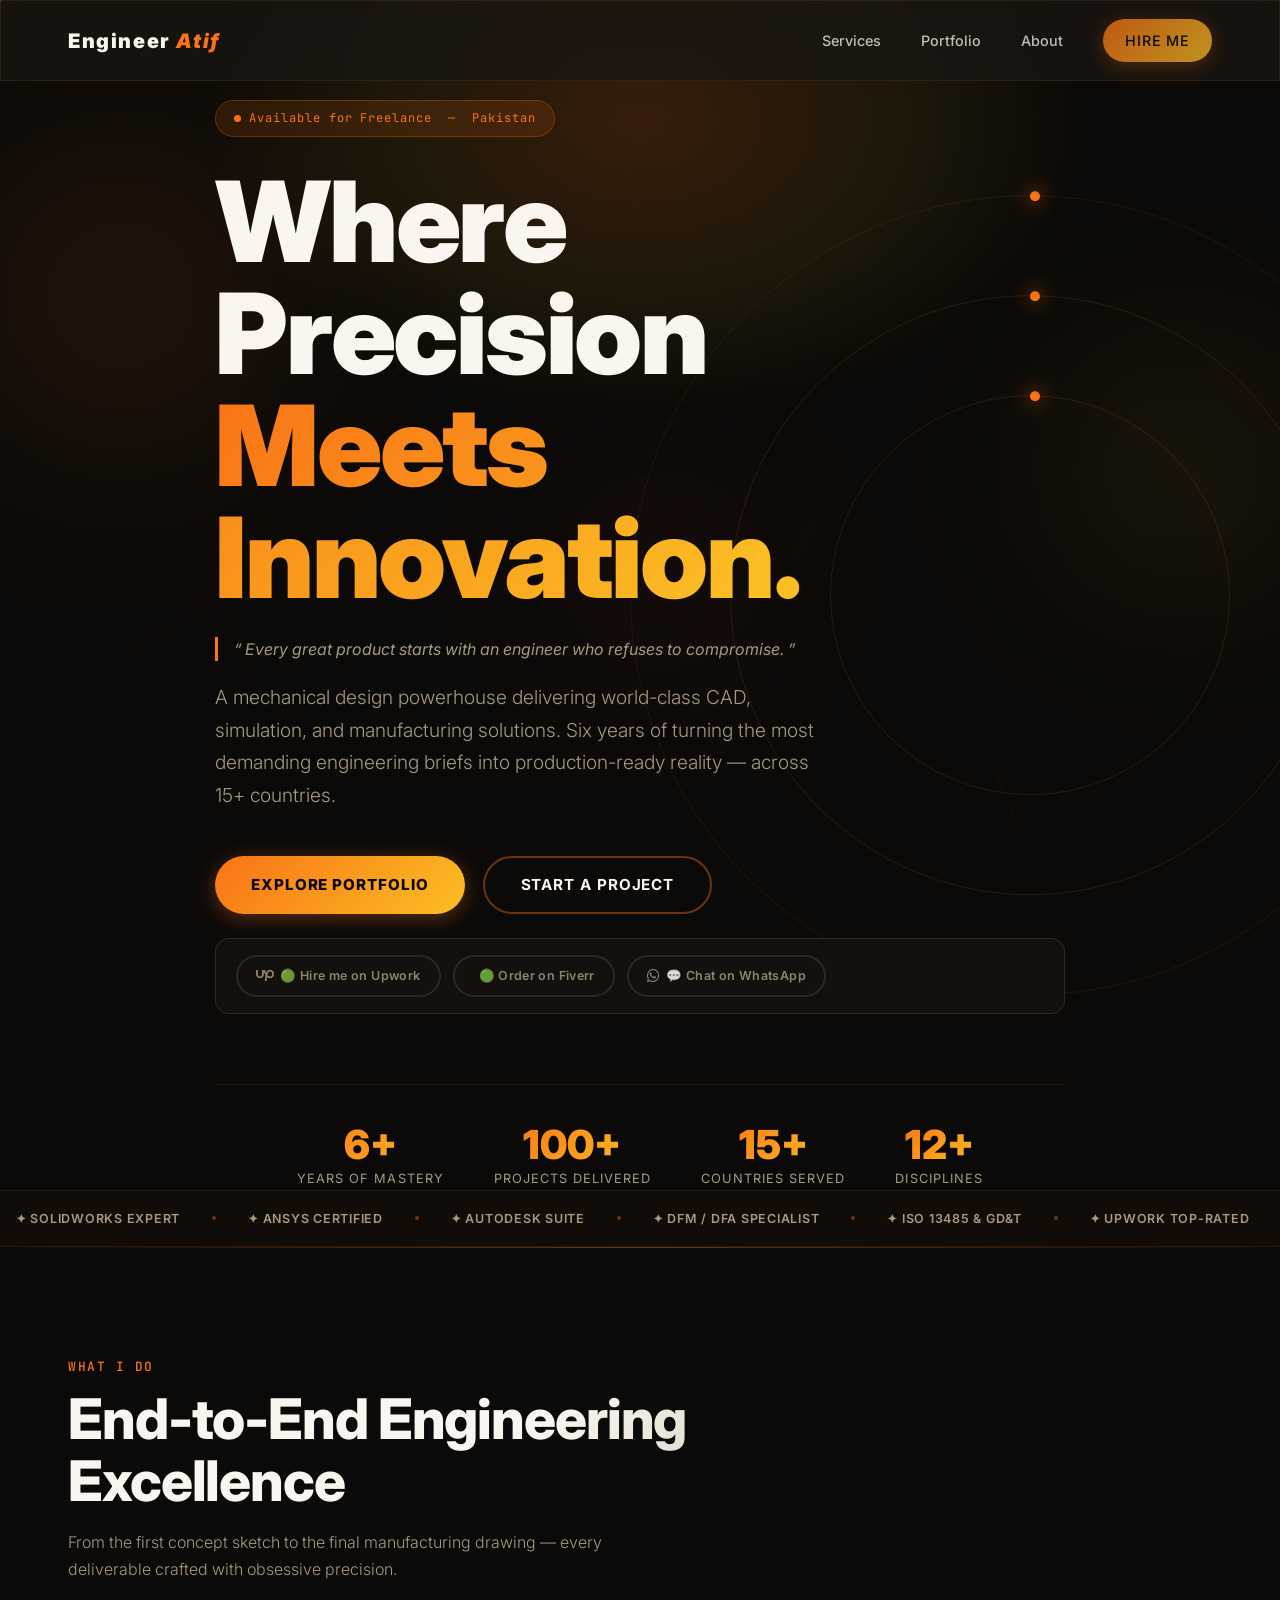
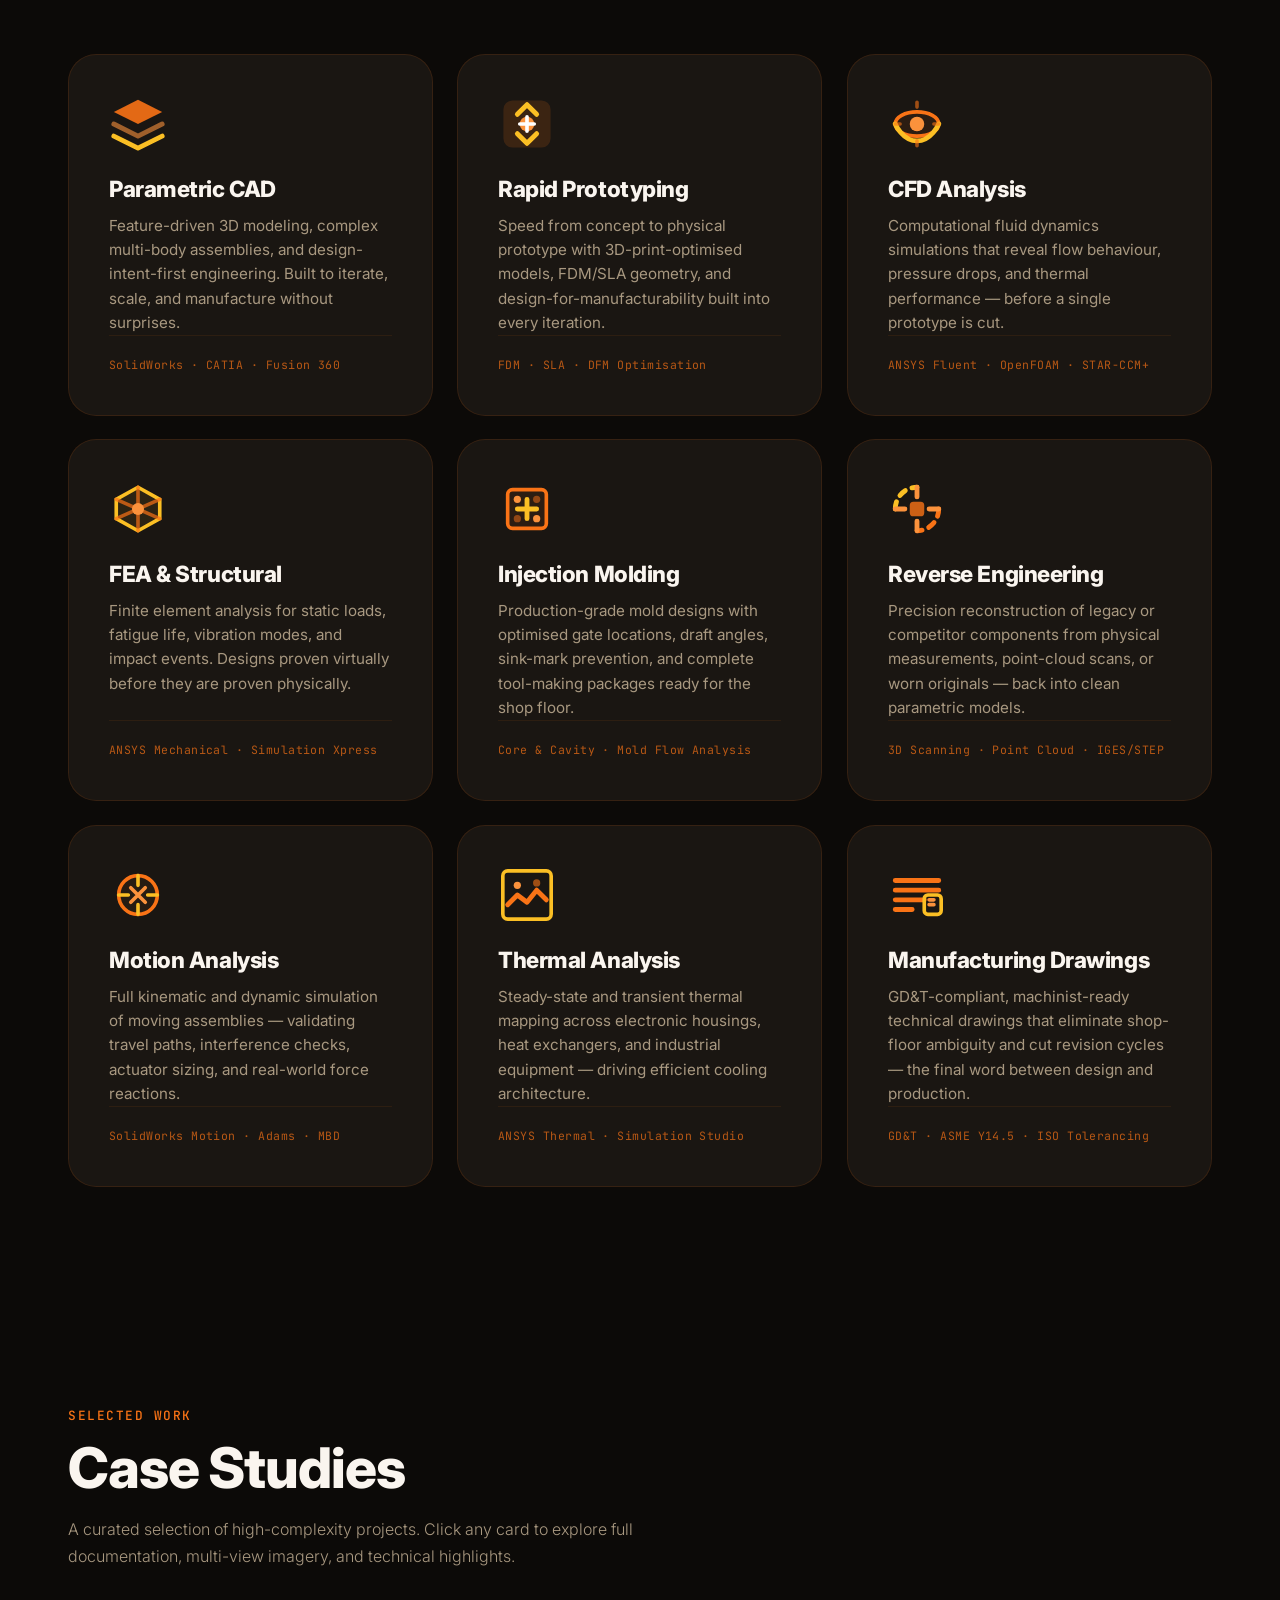
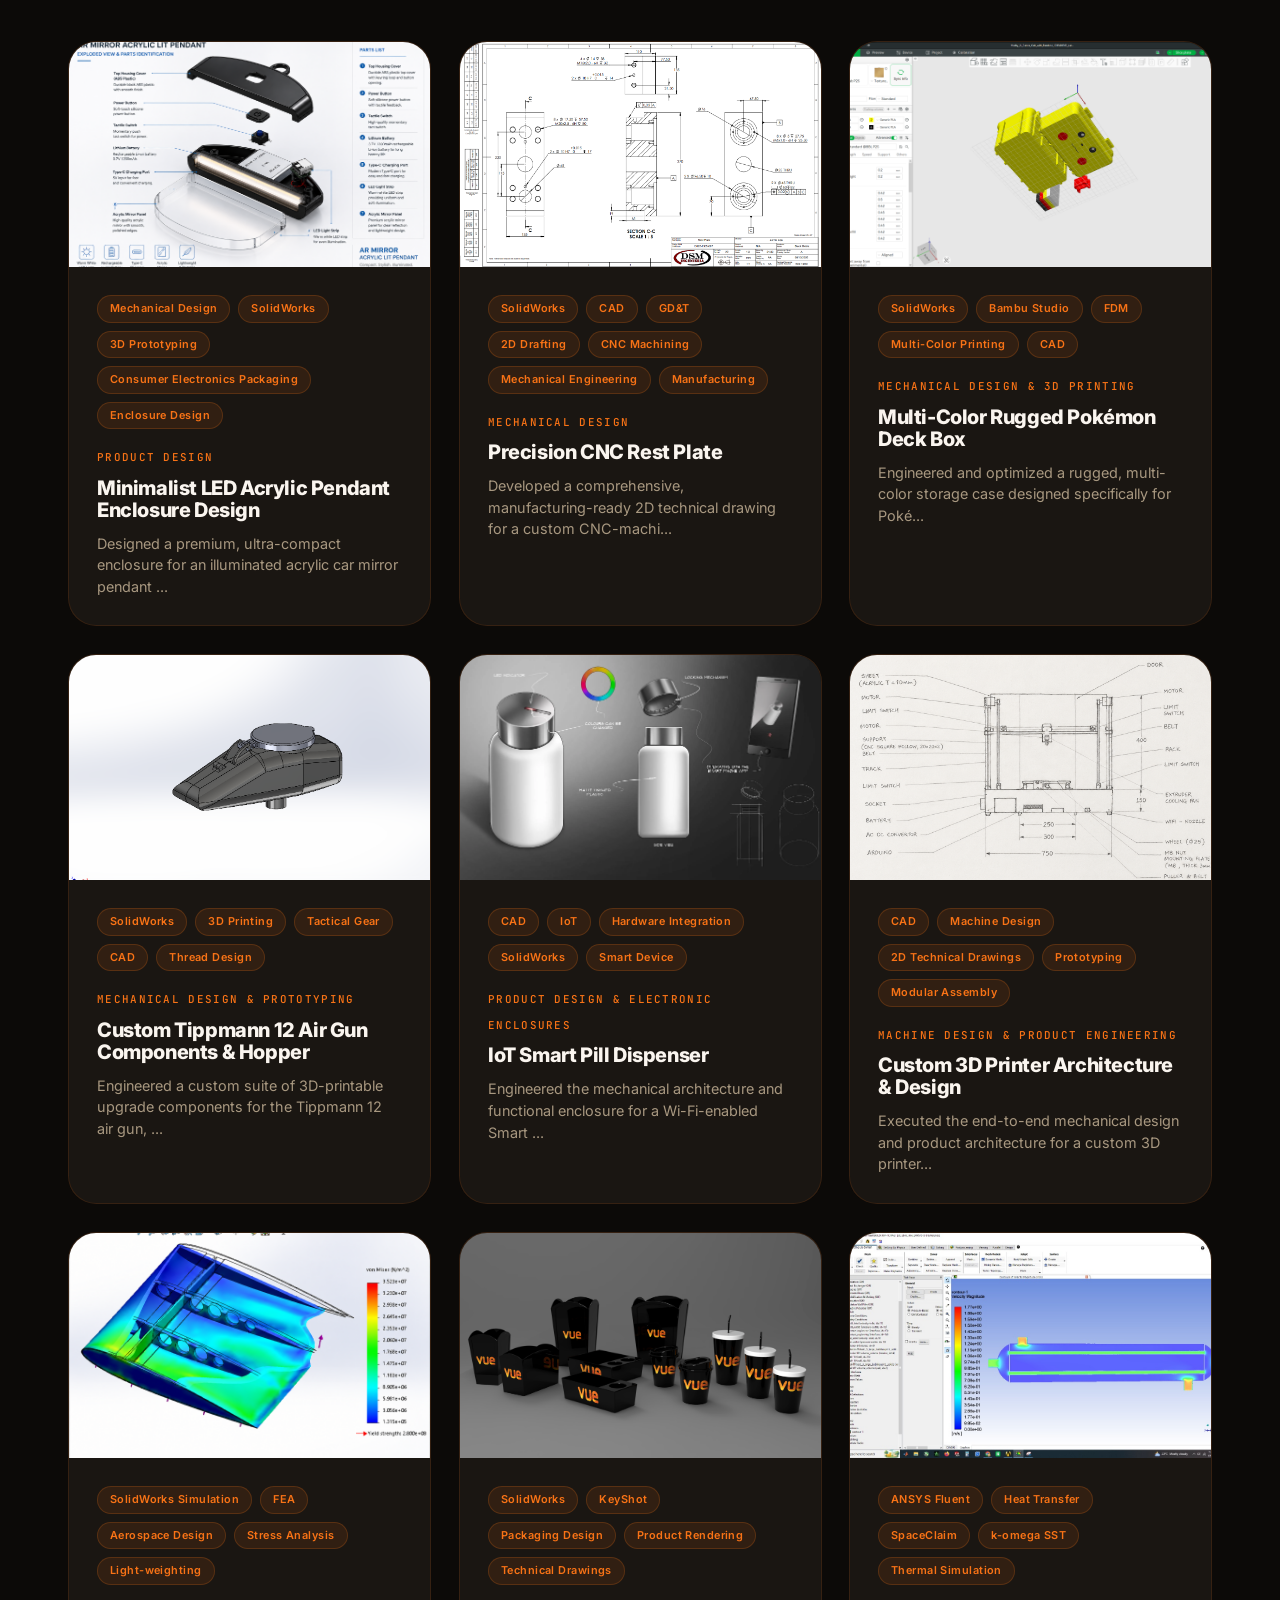
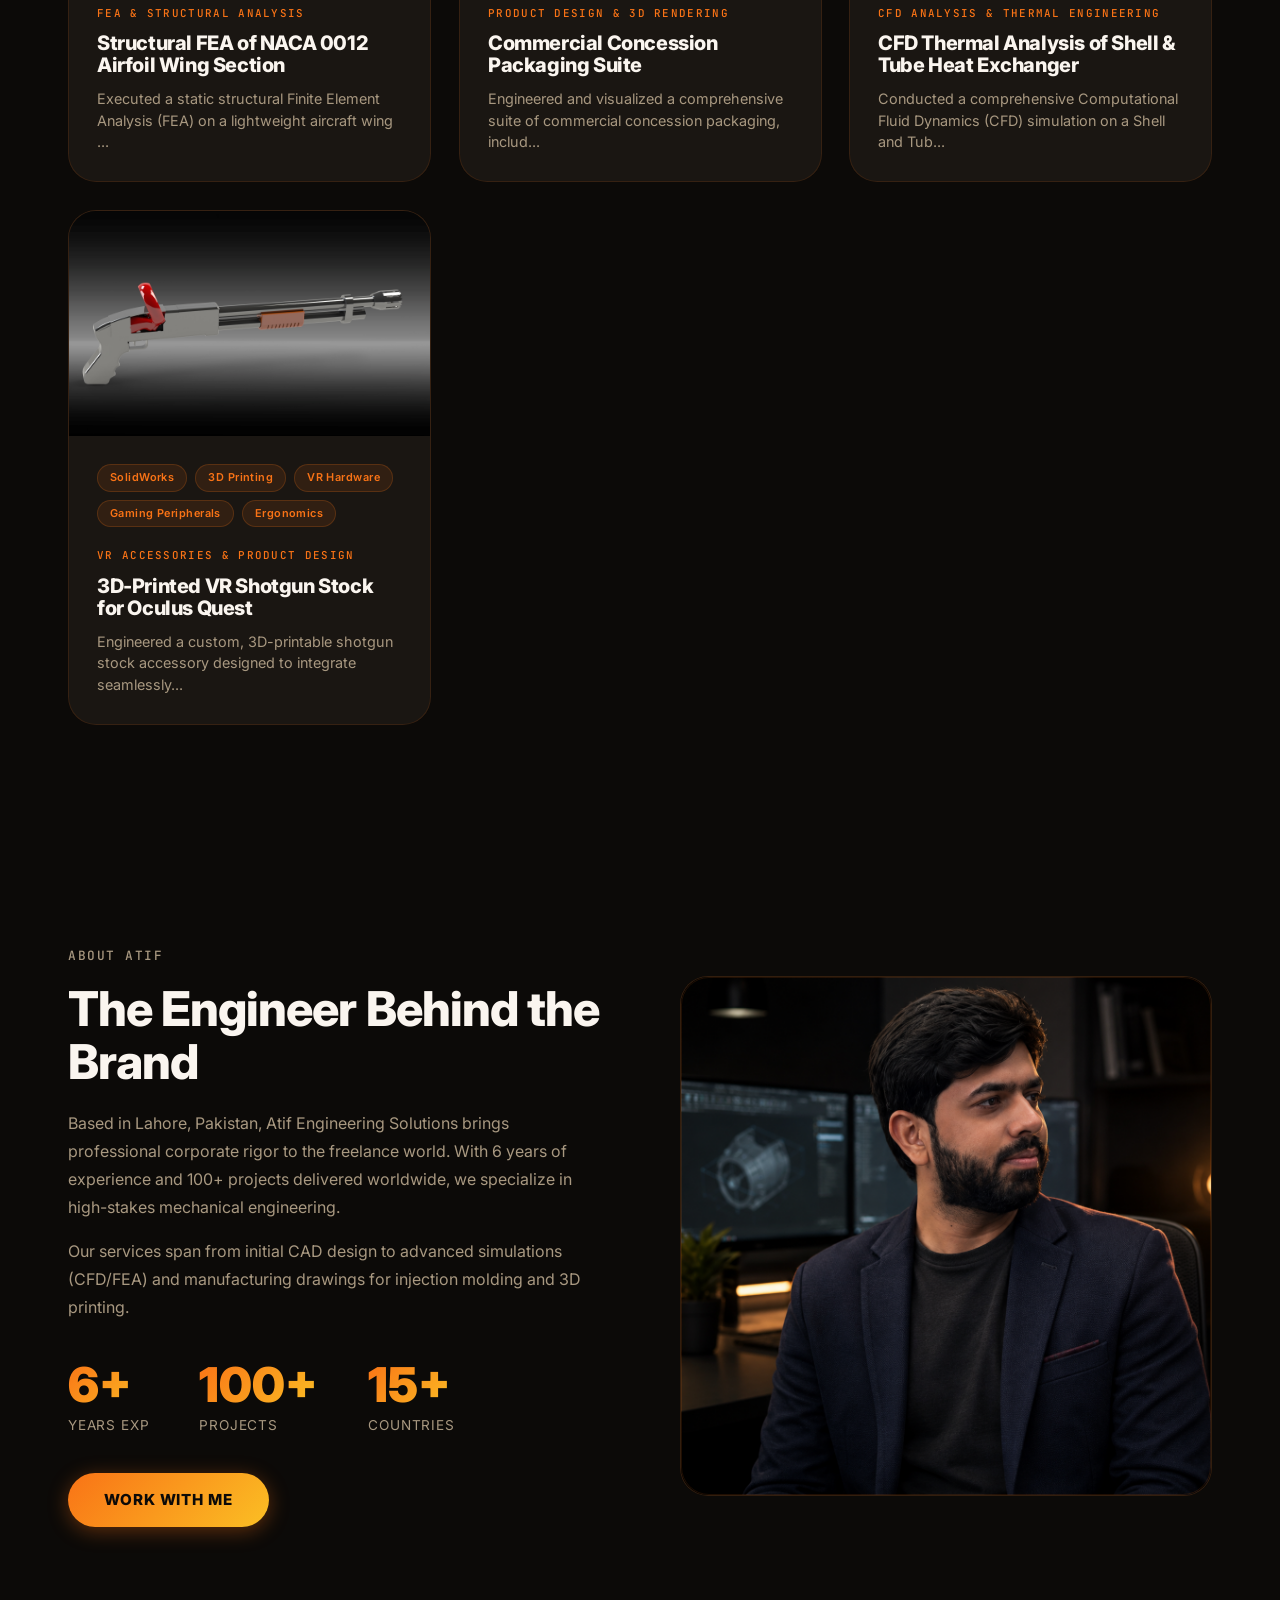
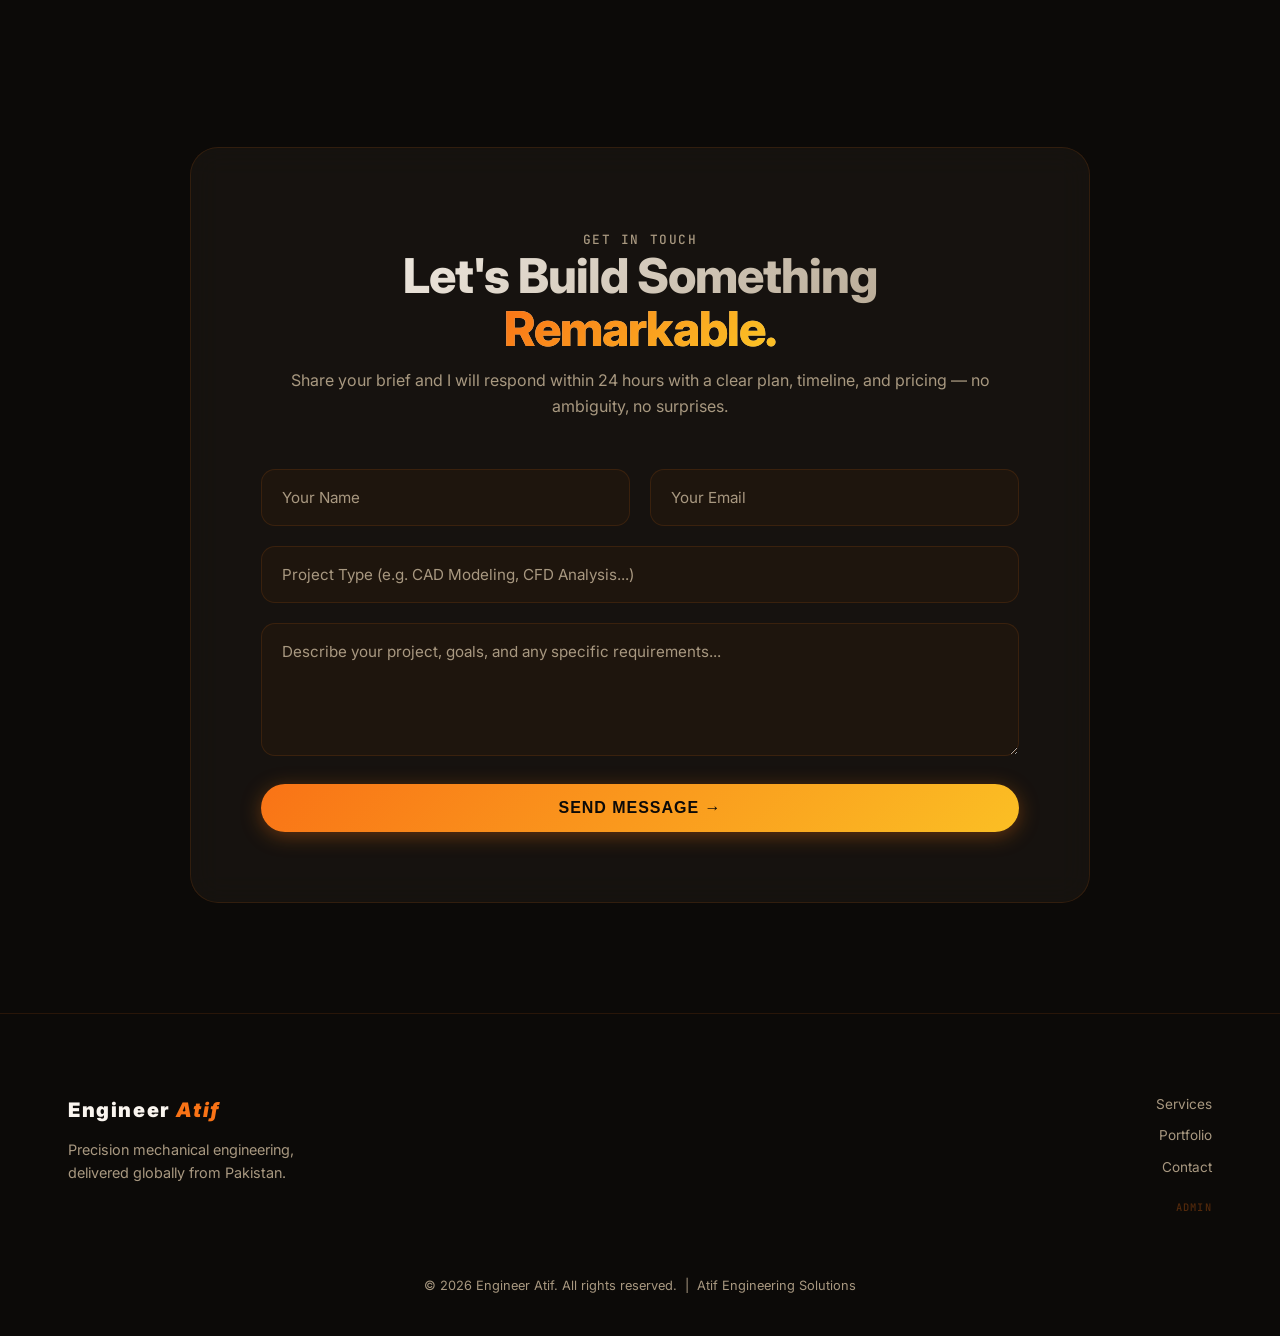
<file: index.html>
<!DOCTYPE html>
<html lang="en">
<head>
    <meta charset="UTF-8">
    <meta name="viewport" content="width=device-width, initial-scale=1.0">
    <title>Engineer Atif | Precision Mechanical Design &amp; Engineering</title>
    <meta name="description" content="Engineer Atif Abbas — Pakistan's leading freelance mechanical design expert. Specialized in CAD, FEA, CFD, Rapid Prototyping, Reverse Engineering and Manufacturing.">
    <link rel="stylesheet" href="https://cdnjs.cloudflare.com/ajax/libs/font-awesome/6.5.1/css/all.min.css" integrity="sha512-DTOQO9RWCH3ppGqcWaEA1BIZOC6xxalwEsw9c2QQeAIftl+Vegovlnee1c9QX4TctnWMn13TZye+giMm8e2LwA==" crossorigin="anonymous" referrerpolicy="no-referrer" />
    <link rel="stylesheet" href="style.css">
</head>
<body>

    <!-- Dynamic Background -->
    <canvas id="particle-canvas"></canvas>
    <div class="hero-glow"></div>
    <!-- Extra floating orbs for more dynamism -->
    <div class="orb orb-1"></div>
    <div class="orb orb-2"></div>
    <div class="orb orb-3"></div>

    <!-- Navigation -->
    <nav class="glass">
        <div class="container nav-content">
            <div class="logo">
                Engineer<span class="dot"> </span><span class="logo-name">Atif</span>
            </div>
            <ul class="nav-links">
                <li><a href="#services">Services</a></li>
                <li><a href="#projects">Portfolio</a></li>
                <li><a href="#about">About</a></li>
                <li><a href="#contact" class="btn btn-primary btn-sm">Hire Me</a></li>
            </ul>
        </div>
    </nav>

    <!-- Hero -->
    <header class="hero">
        <div class="container">
            <div class="hero-inner">
                <div class="hero-badge">
                    <span class="hero-badge-dot"></span>
                    Available for Freelance &nbsp;&mdash;&nbsp; Pakistan
                </div>
                <h1>Where Precision<br><span class="text-gradient">Meets Innovation.</span></h1>
                <p class="hero-tagline">&ldquo; Every great product starts with an engineer who refuses to compromise. &rdquo;</p>
                <p class="hero-sub">
                    A mechanical design powerhouse delivering world-class CAD, simulation, and manufacturing solutions. Six years of turning the most demanding engineering briefs into production-ready reality — across 15+ countries.
                </p>
                <div class="hero-cta">
                    <a href="#projects" class="btn btn-primary">Explore Portfolio</a>
                    <a href="#contact" class="btn btn-outline">Start a Project</a>
                </div>
                <!-- Freelance Action Panel -->
                <div class="freelance-panel glass" style="margin-top: 24px; padding: 16px 20px; border-radius: 14px; border: 1px solid rgba(255,255,255,0.1); display: flex; gap: 12px; flex-wrap: wrap; animation: fadeInUp 0.8s 0.4s ease both;">
                    <a href="https://www.upwork.com/freelancers/~01c4db403abc9a7680?mp_source=share" target="_blank" class="btn btn-sm btn-outline freelance-btn freelance-btn--upwork">
                        <i class="fab fa-upwork"></i> 🟢 Hire me on Upwork
                    </a>
                    <a href="https://www.fiverr.com/s/qDWVEWV" target="_blank" class="btn btn-sm btn-outline freelance-btn freelance-btn--fiverr">
                        <i class="fab fa-fiverr"></i> 🟢 Order on Fiverr
                    </a>
                    <a href="https://wa.me/923314820369?text=Hi%20Atif,%20I%20viewed%20your%20portfolio%20and%20want%20to%20discuss%20a%20mechanical%20design%20project." target="_blank" class="btn btn-sm btn-outline freelance-btn freelance-btn--whatsapp">
                        <i class="fab fa-whatsapp"></i> 💬 Chat on WhatsApp
                    </a>
                </div>
                <div class="hero-stats">
                    <div>
                        <div class="hero-stat-num">6+</div>
                        <div class="hero-stat-label">Years of Mastery</div>
                    </div>
                    <div>
                        <div class="hero-stat-num">100+</div>
                        <div class="hero-stat-label">Projects Delivered</div>
                    </div>
                    <div>
                        <div class="hero-stat-num">15+</div>
                        <div class="hero-stat-label">Countries Served</div>
                    </div>
                    <div>
                        <div class="hero-stat-num">12+</div>
                        <div class="hero-stat-label">Disciplines</div>
                    </div>
                </div>
            </div>
        </div>
        <div class="hero-visual">
            <div class="hero-ring"></div>
            <div class="hero-ring"></div>
            <div class="hero-ring"></div>
        </div>
    </header>

    <!-- Trust Bar — Infinite Scrolling Marquee -->
    <div class="trust-bar">
        <div class="trust-bar-track">
            <div class="trust-bar-inner">
                <span class="trust-item">✦ SolidWorks Expert</span>
                <span class="trust-divider"></span>
                <span class="trust-item">✦ ANSYS Certified</span>
                <span class="trust-divider"></span>
                <span class="trust-item">✦ Autodesk Suite</span>
                <span class="trust-divider"></span>
                <span class="trust-item">✦ DFM / DFA Specialist</span>
                <span class="trust-divider"></span>
                <span class="trust-item">✦ ISO 13485 &amp; GD&amp;T</span>
                <span class="trust-divider"></span>
                <span class="trust-item">✦ Upwork Top-Rated</span>
                <span class="trust-divider"></span>
            </div>
            <div class="trust-bar-inner" aria-hidden="true">
                <span class="trust-item">✦ SolidWorks Expert</span>
                <span class="trust-divider"></span>
                <span class="trust-item">✦ ANSYS Certified</span>
                <span class="trust-divider"></span>
                <span class="trust-item">✦ Autodesk Suite</span>
                <span class="trust-divider"></span>
                <span class="trust-item">✦ DFM / DFA Specialist</span>
                <span class="trust-divider"></span>
                <span class="trust-item">✦ ISO 13485 &amp; GD&amp;T</span>
                <span class="trust-divider"></span>
                <span class="trust-item">✦ Upwork Top-Rated</span>
                <span class="trust-divider"></span>
            </div>
        </div>
    </div>

    <!-- Services -->
    <section id="services" class="services">
        <div class="container">
            <div class="section-title reveal">
                <p class="mono">What I Do</p>
                <h2>End-to-End Engineering<br>Excellence</h2>
                <p class="section-sub">From the first concept sketch to the final manufacturing drawing — every deliverable crafted with obsessive precision.</p>
            </div>
            <div class="bento-grid">

                <div class="bento-item glass reveal">
                    <div class="icon">
                        <svg viewBox="0 0 24 24" fill="none" xmlns="http://www.w3.org/2000/svg">
                            <path d="M12 2L2 7L12 12L22 7L12 2Z" fill="#f97316" opacity="0.9"/>
                            <path d="M2 17L12 22L22 17" stroke="#fbbf24" stroke-width="2" stroke-linecap="round" stroke-linejoin="round"/>
                            <path d="M2 12L12 17L22 12" stroke="#fb923c" stroke-width="2" stroke-linecap="round" stroke-linejoin="round" opacity="0.6"/>
                        </svg>
                    </div>
                    <h3>Parametric CAD</h3>
                    <p>Feature-driven 3D modeling, complex multi-body assemblies, and design-intent-first engineering. Built to iterate, scale, and manufacture without surprises.</p>
                    <div class="bento-tag">SolidWorks · CATIA · Fusion 360</div>
                </div>

                <div class="bento-item glass reveal">
                    <div class="icon">
                        <svg viewBox="0 0 24 24" fill="none" xmlns="http://www.w3.org/2000/svg">
                            <rect x="3" y="3" width="18" height="18" rx="3" fill="#f97316" opacity="0.15" stroke="#f97316" stroke-width="1.5"/>
                            <path d="M8 8L12 4L16 8M16 16L12 20L8 16" stroke="#fbbf24" stroke-width="2" stroke-linecap="round" stroke-linejoin="round"/>
                            <circle cx="12" cy="12" r="3" fill="#fb923c"/>
                            <path d="M12 9V15M9 12H15" stroke="#fff" stroke-width="1.5" stroke-linecap="round"/>
                        </svg>
                    </div>
                    <h3>Rapid Prototyping</h3>
                    <p>Speed from concept to physical prototype with 3D-print-optimised models, FDM/SLA geometry, and design-for-manufacturability built into every iteration.</p>
                    <div class="bento-tag">FDM · SLA · DFM Optimisation</div>
                </div>

                <div class="bento-item glass reveal">
                    <div class="icon">
                        <svg viewBox="0 0 24 24" fill="none" xmlns="http://www.w3.org/2000/svg">
                            <ellipse cx="12" cy="12" rx="9" ry="5" stroke="#f97316" stroke-width="1.5" fill="#f97316" fill-opacity="0.08"/>
                            <path d="M3 12C3 12 6 19 12 19C18 19 21 12 21 12" stroke="#fbbf24" stroke-width="2" stroke-linecap="round"/>
                            <circle cx="12" cy="12" r="3" fill="#fb923c"/>
                            <path d="M12 3V5M12 19V21M3 12H5M19 12H21" stroke="#f97316" stroke-width="1.5" stroke-linecap="round" opacity="0.6"/>
                        </svg>
                    </div>
                    <h3>CFD Analysis</h3>
                    <p>Computational fluid dynamics simulations that reveal flow behaviour, pressure drops, and thermal performance — before a single prototype is cut.</p>
                    <div class="bento-tag">ANSYS Fluent · OpenFOAM · STAR-CCM+</div>
                </div>

                <div class="bento-item glass reveal">
                    <div class="icon">
                        <svg viewBox="0 0 24 24" fill="none" xmlns="http://www.w3.org/2000/svg">
                            <path d="M12 3L3 8V16L12 21L21 16V8L12 3Z" stroke="#fbbf24" stroke-width="1.5" fill="#fbbf24" fill-opacity="0.08"/>
                            <path d="M12 3V21M3 8L21 16M21 8L3 16" stroke="#f97316" stroke-width="1.5" stroke-linecap="round" opacity="0.7"/>
                            <circle cx="12" cy="12" r="2.5" fill="#fb923c"/>
                        </svg>
                    </div>
                    <h3>FEA &amp; Structural</h3>
                    <p>Finite element analysis for static loads, fatigue life, vibration modes, and impact events. Designs proven virtually before they are proven physically.</p>
                    <div class="bento-tag">ANSYS Mechanical · Simulation Xpress</div>
                </div>

                <div class="bento-item glass reveal">
                    <div class="icon">
                        <svg viewBox="0 0 24 24" fill="none" xmlns="http://www.w3.org/2000/svg">
                            <rect x="4" y="4" width="16" height="16" rx="2" stroke="#f97316" stroke-width="1.5" fill="#f97316" fill-opacity="0.08"/>
                            <path d="M8 12H16M12 8V16" stroke="#fbbf24" stroke-width="2" stroke-linecap="round"/>
                            <circle cx="8" cy="8" r="1.5" fill="#fb923c"/>
                            <circle cx="16" cy="16" r="1.5" fill="#fb923c"/>
                            <circle cx="8" cy="16" r="1.5" fill="#f97316" opacity="0.5"/>
                            <circle cx="16" cy="8" r="1.5" fill="#f97316" opacity="0.5"/>
                        </svg>
                    </div>
                    <h3>Injection Molding</h3>
                    <p>Production-grade mold designs with optimised gate locations, draft angles, sink-mark prevention, and complete tool-making packages ready for the shop floor.</p>
                    <div class="bento-tag">Core &amp; Cavity · Mold Flow Analysis</div>
                </div>

                <div class="bento-item glass reveal">
                    <div class="icon">
                        <svg viewBox="0 0 24 24" fill="none" xmlns="http://www.w3.org/2000/svg">
                            <path d="M21 12C21 16.9706 16.9706 21 12 21" stroke="#f97316" stroke-width="2" stroke-linecap="round" stroke-dasharray="3 3"/>
                            <path d="M3 12C3 7.02944 7.02944 3 12 3" stroke="#fbbf24" stroke-width="2" stroke-linecap="round" stroke-dasharray="3 3"/>
                            <path d="M12 3V7M12 17V21M3 12H7M17 12H21" stroke="#fb923c" stroke-width="2" stroke-linecap="round"/>
                            <rect x="9" y="9" width="6" height="6" rx="1.5" fill="#f97316" opacity="0.8"/>
                        </svg>
                    </div>
                    <h3>Reverse Engineering</h3>
                    <p>Precision reconstruction of legacy or competitor components from physical measurements, point-cloud scans, or worn originals — back into clean parametric models.</p>
                    <div class="bento-tag">3D Scanning · Point Cloud · IGES/STEP</div>
                </div>

                <div class="bento-item glass reveal">
                    <div class="icon">
                        <svg viewBox="0 0 24 24" fill="none" xmlns="http://www.w3.org/2000/svg">
                            <circle cx="12" cy="12" r="8" stroke="#f97316" stroke-width="1.5" fill="#f97316" fill-opacity="0.06"/>
                            <path d="M12 4V8M12 16V20M4 12H8M16 12H20" stroke="#fbbf24" stroke-width="1.5" stroke-linecap="round"/>
                            <path d="M9 9L12 12L15 9M9 15L12 12L15 15" stroke="#fb923c" stroke-width="1.5" stroke-linecap="round" stroke-linejoin="round"/>
                        </svg>
                    </div>
                    <h3>Motion Analysis</h3>
                    <p>Full kinematic and dynamic simulation of moving assemblies — validating travel paths, interference checks, actuator sizing, and real-world force reactions.</p>
                    <div class="bento-tag">SolidWorks Motion · Adams · MBD</div>
                </div>

                <div class="bento-item glass reveal">
                    <div class="icon">
                        <svg viewBox="0 0 24 24" fill="none" xmlns="http://www.w3.org/2000/svg">
                            <path d="M4 16L8 12L12 15L16 10L20 14" stroke="#f97316" stroke-width="2" stroke-linecap="round" stroke-linejoin="round"/>
                            <rect x="2" y="2" width="20" height="20" rx="2" stroke="#fbbf24" stroke-width="1.5" fill="none"/>
                            <circle cx="8" cy="8" r="1.5" fill="#fb923c"/>
                            <circle cx="16" cy="7" r="1.5" fill="#f97316" opacity="0.6"/>
                        </svg>
                    </div>
                    <h3>Thermal Analysis</h3>
                    <p>Steady-state and transient thermal mapping across electronic housings, heat exchangers, and industrial equipment — driving efficient cooling architecture.</p>
                    <div class="bento-tag">ANSYS Thermal · Simulation Studio</div>
                </div>

                <div class="bento-item glass reveal">
                    <div class="icon">
                        <svg viewBox="0 0 24 24" fill="none" xmlns="http://www.w3.org/2000/svg">
                            <path d="M3 6H21M3 10H21M3 14H15M3 18H10" stroke="#f97316" stroke-width="2" stroke-linecap="round"/>
                            <rect x="15" y="12" width="7" height="8" rx="1.5" stroke="#fbbf24" stroke-width="1.5"/>
                            <path d="M17 16H19M17 14H19" stroke="#fb923c" stroke-width="1.5" stroke-linecap="round"/>
                        </svg>
                    </div>
                    <h3>Manufacturing Drawings</h3>
                    <p>GD&amp;T-compliant, machinist-ready technical drawings that eliminate shop-floor ambiguity and cut revision cycles — the final word between design and production.</p>
                    <div class="bento-tag">GD&amp;T · ASME Y14.5 · ISO Tolerancing</div>
                </div>

            </div>
        </div>
    </section>

    <!-- Projects -->
    <section id="projects" class="projects">
        <div class="container">
            <div class="section-title reveal">
                <p class="mono">Selected Work</p>
                <h2>Case Studies</h2>
                <p class="section-sub">A curated selection of high-complexity projects. Click any card to explore full documentation, multi-view imagery, and technical highlights.</p>
            </div>
            <div id="projects-grid" class="projects-grid">
                <!-- Dynamically populated by projects.js -->
            </div>
        </div>
    </section>

    <!-- About -->
    <section id="about" class="about">
        <div class="container">
            <div class="about-content">
                <div class="about-text reveal-left">
                    <p class="mono" id="about-subtitle">The Engineer</p>
                    <h2 id="about-title">Built on Discipline.<br>Driven by Detail.</h2>
                    <div id="about-desc">
                        <p>Engineer Atif is a senior mechanical design specialist based in Pakistan, operating at the intersection of precision engineering and creative problem-solving. With 6+ years of professional experience, he has delivered over 100 high-stakes projects for clients across Europe, North America, the Gulf, and Asia-Pacific.</p>
                        <p>His approach is simple: understand the brief completely, apply the right tools without compromise, and deliver documentation that needs zero clarification. Every project is treated as mission-critical — because for the client, it usually is.</p>
                    </div>
                    <div class="stats">
                        <div class="stat">
                            <span class="number">6+</span>
                            <span class="label">Years Exp</span>
                        </div>
                        <div class="stat">
                            <span class="number">100+</span>
                            <span class="label">Projects</span>
                        </div>
                        <div class="stat">
                            <span class="number">15+</span>
                            <span class="label">Countries</span>
                        </div>
                    </div>
                    <a href="#contact" class="btn btn-primary" style="margin-top: 36px; display: inline-flex;">Work With Me</a>
                </div>
                <div class="about-image glass reveal-right" id="about-img-container" style="overflow: hidden;">
                    <div class="image-placeholder" id="about-placeholder"></div>
                    <img id="about-img" src="" alt="Engineer Atif" style="display: none; width: 100%; height: 100%; object-fit: cover;">
                </div>
            </div>
        </div>
    </section>

    <!-- Contact -->
    <section id="contact" class="contact">
        <div class="container">
            <div class="glass contact-card reveal">
                <div class="contact-header">
                    <p class="mono">Get In Touch</p>
                    <h2>Let's Build Something<br><span class="text-gradient">Remarkable.</span></h2>
                    <p>Share your brief and I will respond within 24 hours with a clear plan, timeline, and pricing — no ambiguity, no surprises.</p>
                </div>
                <form action="https://formspree.io/f/mojbnykq" method="POST" id="contact-form">
                    <div class="form-grid">
                        <input type="text" name="name" placeholder="Your Name" required>
                        <input type="email" name="email" placeholder="Your Email" required>
                    </div>
                    <input type="text" name="project_type" placeholder="Project Type (e.g. CAD Modeling, CFD Analysis...)" style="margin-bottom: 20px;">
                    <textarea name="message" placeholder="Describe your project, goals, and any specific requirements..." rows="5" required></textarea>
                    <button type="submit" class="btn btn-primary" style="margin-top: 20px; width: 100%; font-size: 1rem;">Send Message &rarr;</button>
                </form>
            </div>
        </div>
    </section>

    <!-- Footer -->
    <footer>
        <div class="container">
            <div class="footer-content">
                <div class="footer-info">
                    <div class="logo">Engineer<span class="dot"> </span><span class="logo-name">Atif</span></div>
                    <p style="margin-top: 12px; color: var(--text-muted); max-width: 280px; font-size: 0.9rem;">Precision mechanical engineering, delivered globally from Pakistan.</p>
                </div>
                <div class="footer-links" style="display: flex; flex-direction: column; gap: 10px; align-items: flex-end;">
                    <a href="#services" style="color: var(--text-muted); font-size: 0.85rem;">Services</a>
                    <a href="#projects" style="color: var(--text-muted); font-size: 0.85rem;">Portfolio</a>
                    <a href="#contact" style="color: var(--text-muted); font-size: 0.85rem;">Contact</a>
                    <a href="admin.html" class="mono" style="font-size: 0.65rem; opacity: 0.3; margin-top: 10px;">Admin</a>
                </div>
            </div>
            <div class="footer-bottom">
                <p>&copy; 2026 Engineer Atif. All rights reserved. &nbsp;|&nbsp; Atif Engineering Solutions</p>
            </div>
        </div>
    </footer>

    <!-- Project Modal -->
    <div id="project-modal" class="modal">
        <div class="modal-content">
            <div class="modal-close">&times;</div>
            <div class="carousel">
                <button class="carousel-btn carousel-prev">&#10094;</button>
                <div class="carousel-inner" id="modal-carousel">
                    <!-- Images injected here -->
                </div>
                <button class="carousel-btn carousel-next">&#10095;</button>
                <div class="carousel-dots" id="modal-dots"></div>
            </div>
            <div class="modal-info">
                <div class="modal-meta">
                    <span id="modal-category" class="mono"></span>
                    <div id="modal-tags" class="project-tags"></div>
                </div>
                <h2 id="modal-title"></h2>
                <p id="modal-description"></p>
                <div id="modal-video-container" style="margin-top: 24px; display: none;">
                    <a id="modal-video-link" href="#" target="_blank" class="btn btn-outline btn-sm">&#9654; Watch Video</a>
                </div>
            </div>
        </div>
    </div>

    <script src="projects.js"></script>
    <script src="app.js"></script>
</body>
</html>
</file>
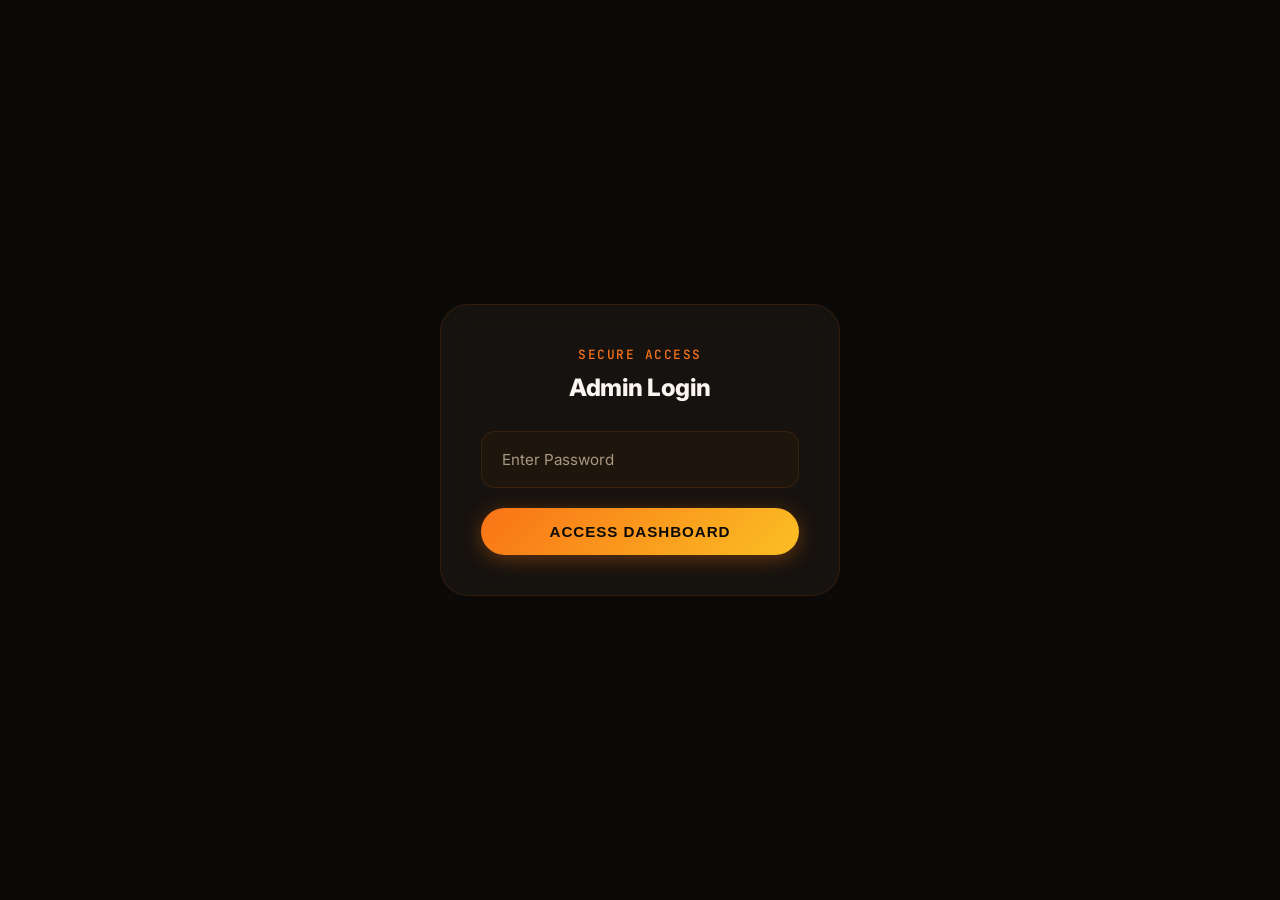
<file: admin.html>
<!DOCTYPE html>
<html lang="en">
<head>
    <meta charset="UTF-8">
    <meta name="viewport" content="width=device-width, initial-scale=1.0">
    <title>Admin Dashboard | Atif Engineering Solutions</title>
    <link rel="stylesheet" href="style.css">
    <style>
        .admin-container {
            max-width: 800px;
            margin: 100px auto;
            padding: 40px;
        }
        .login-overlay {
            position: fixed;
            top: 0;
            left: 0;
            width: 100%;
            height: 100%;
            background: var(--bg-color);
            z-index: 2000;
            display: flex;
            align-items: center;
            justify-content: center;
        }
        .login-card {
            width: 100%;
            max-width: 400px;
            padding: 40px;
            border-radius: var(--radius-lg);
            text-align: center;
        }
        .admin-header {
            display: flex;
            justify-content: space-between;
            align-items: center;
            margin-bottom: 40px;
        }
        .project-list-item {
            display: flex;
            justify-content: space-between;
            align-items: center;
            padding: 15px;
            border-bottom: 1px solid var(--border-color);
        }
        .hidden { display: none !important; }

        /* GitHub Config Panel */
        .gh-config-panel {
            padding: 24px;
            border-radius: var(--radius-md);
            margin-bottom: 30px;
            border: 1px solid rgba(249, 115, 22, 0.2);
            background: rgba(249, 115, 22, 0.03);
        }
        .gh-status {
            display: inline-flex;
            align-items: center;
            gap: 8px;
            font-size: 0.78rem;
            padding: 6px 14px;
            border-radius: 20px;
            font-weight: 600;
        }
        .gh-status.connected {
            background: rgba(34, 197, 94, 0.1);
            color: #22c55e;
            border: 1px solid rgba(34, 197, 94, 0.2);
        }
        .gh-status.disconnected {
            background: rgba(239, 68, 68, 0.1);
            color: #ef4444;
            border: 1px solid rgba(239, 68, 68, 0.2);
        }

        /* Deploy progress */
        .deploy-progress {
            margin-top: 16px;
            padding: 16px;
            border-radius: var(--radius-md);
            background: var(--surface-color);
            border: 1px solid var(--border-color);
            font-size: 0.82rem;
            line-height: 1.8;
            max-height: 300px;
            overflow-y: auto;
        }
        .deploy-progress .step { color: var(--text-muted); }
        .deploy-progress .step.done { color: #22c55e; }
        .deploy-progress .step.error { color: #ef4444; }
        .deploy-progress .step.active { color: var(--primary-color); }

        /* Image upload area */
        .image-upload-zone {
            border: 2px dashed var(--border-hover);
            border-radius: var(--radius-md);
            padding: 24px;
            text-align: center;
            cursor: pointer;
            transition: all 0.3s;
            background: rgba(249, 115, 22, 0.02);
        }
        .image-upload-zone:hover {
            border-color: var(--primary-color);
            background: rgba(249, 115, 22, 0.05);
        }
        .image-upload-zone p {
            color: var(--text-muted);
            font-size: 0.85rem;
            margin-top: 6px;
        }
        .image-preview-grid {
            display: flex;
            gap: 12px;
            margin-top: 16px;
            flex-wrap: wrap;
        }
        .image-preview-item {
            position: relative;
            width: 90px;
            height: 90px;
            border-radius: 10px;
            overflow: hidden;
            border: 1px solid var(--border-color);
        }
        .image-preview-item img {
            width: 100%;
            height: 100%;
            object-fit: cover;
        }
        .image-preview-item .remove-btn {
            position: absolute;
            top: 4px;
            right: 4px;
            width: 22px;
            height: 22px;
            background: rgba(239, 68, 68, 0.9);
            color: #fff;
            border: none;
            border-radius: 50%;
            cursor: pointer;
            font-size: 12px;
            display: flex;
            align-items: center;
            justify-content: center;
            line-height: 1;
            backdrop-filter: blur(4px);
        }
        .image-preview-item .remove-btn:hover {
            background: #ef4444;
            transform: scale(1.1);
        }
    </style>
</head>
<body>
    <div id="login-screen" class="login-overlay">
        <div class="glass login-card">
            <p class="mono">Secure Access</p>
            <h2 style="margin: 10px 0 30px 0;">Admin Login</h2>
            <form id="login-form">
                <input type="password" id="password" placeholder="Enter Password" style="margin-bottom: 20px;" required>
                <button type="submit" class="btn btn-primary" style="width: 100%;">Access Dashboard</button>
            </form>
            <p id="login-error" style="color: #ef4444; margin-top: 15px; font-size: 0.8rem;" class="hidden">Incorrect password.</p>
        </div>
    </div>

    <div id="admin-dashboard" class="container admin-container hidden">
        <div class="admin-header">
            <div>
                <p class="mono">Management</p>
                <h1>Project Dashboard</h1>
            </div>
            <button id="logout-btn" class="btn btn-outline">Logout</button>
        </div>

        <!-- GitHub Configuration -->
        <section class="gh-config-panel glass">
            <div style="display: flex; justify-content: space-between; align-items: center; margin-bottom: 16px;">
                <h3>GitHub Auto-Deploy</h3>
                <span id="gh-status" class="gh-status disconnected">Not Connected</span>
            </div>
            <p style="font-size: 0.82rem; color: var(--text-muted); margin-bottom: 16px;">
                Enter your GitHub Personal Access Token (PAT) with <code>repo</code> scope.
                Images &amp; data are auto-pushed to your repo on save. Token is stored locally in your browser.
            </p>
            <div style="display: flex; gap: 10px;">
                <input type="password" id="gh-token" placeholder="ghp_xxxxxxxxxxxxxxxxxxxx" style="flex: 1;">
                <button type="button" id="gh-connect-btn" class="btn btn-primary btn-sm">Connect</button>
            </div>
            <div id="gh-repo-info" style="margin-top: 12px; font-size: 0.75rem; color: var(--text-muted);" class="hidden">
                Repository: <strong>EngineerAtif/EngineerAtif.github.io</strong> &middot; Branch: <strong>main</strong>
            </div>
        </section>

        <!-- Add/Edit Project -->
        <section class="glass" style="padding: 30px; border-radius: var(--radius-lg); margin-bottom: 40px;">
            <h3 id="form-title">Add New Project</h3>
            <form id="add-project-form" style="margin-top: 20px;">
                <div class="form-grid">
                    <input type="text" id="p-title" placeholder="Project Title" required>
                    <input type="text" id="p-category" placeholder="Category (e.g. Mechanical Design)" required>
                </div>

                <div style="margin-bottom: 20px;">
                    <label class="mono" style="font-size: 0.7rem; display: block; margin-bottom: 10px;">Upload Project Images</label>
                    <input type="file" id="p-image-files" accept="image/*" multiple style="display: none;">
                    <label for="p-image-files" class="image-upload-zone" id="project-upload-zone">
                        <strong>Click to select images</strong> or drag and drop
                        <p>PNG, JPG, WEBP &mdash; uploaded to GitHub on save</p>
                    </label>
                    <div id="image-preview-container" class="image-preview-grid"></div>
                </div>

                <div class="form-grid" style="margin-bottom: 20px;">
                    <textarea id="p-desc" placeholder="Full Project Description" rows="5" required></textarea>
                    <div>
                        <input type="text" id="p-tags" placeholder="Tags (comma separated: CAD, Robotics, etc)" style="margin-bottom: 15px;">
                        <input type="url" id="p-video" placeholder="Optional: YouTube/Vimeo Video URL">
                    </div>
                </div>
                <div style="display: flex; gap: 10px;">
                    <button type="submit" id="submit-btn" class="btn btn-primary" style="flex: 1;">SAVE &amp; DEPLOY TO GITHUB</button>
                    <button type="button" id="cancel-edit-btn" class="btn btn-outline hidden">Cancel Edit</button>
                </div>
                <div id="project-deploy-log" class="deploy-progress hidden"></div>
            </form>
        </section>

        <!-- About Section -->
        <section class="glass" style="padding: 30px; border-radius: var(--radius-lg); margin-bottom: 40px;">
            <h3>Brand Profile (About Section)</h3>
            <form id="about-form" style="margin-top: 20px;">
                <div class="form-grid">
                    <input type="text" id="a-subtitle" placeholder="Subtitle (e.g. About Atif)" required>
                    <input type="text" id="a-title" placeholder="Main Title" required>
                </div>
                <textarea id="a-desc" placeholder="About Description (Use double newlines for paragraphs)" rows="5" style="margin-bottom: 20px;" required></textarea>
                <div style="margin-bottom: 20px;">
                    <label class="mono" style="font-size: 0.7rem; display: block; margin-bottom: 10px;">Upload Profile Image</label>
                    <input type="file" id="a-image-file" accept="image/*" style="display: none;">
                    <label for="a-image-file" class="image-upload-zone">
                        <strong>Click to select profile image</strong>
                        <p>Uploaded to GitHub on save</p>
                    </label>
                    <div id="about-preview-container" style="margin-top: 15px;"></div>
                </div>
                <button type="submit" class="btn btn-primary" style="width: 100%;">SAVE &amp; DEPLOY ABOUT PROFILE</button>
                <div id="about-deploy-log" class="deploy-progress hidden"></div>
            </form>
        </section>

        <!-- Current Projects -->
        <section>
            <h3>Current Projects</h3>
            <div id="admin-project-list" style="margin-top: 20px;"></div>
        </section>
    </div>

    <script src="projects.js"></script>
    <script>
    // ============================================================
    //  GITHUB API AUTO-DEPLOY ENGINE v2
    //  GitHub = single source of truth
    //  Full bidirectional: Add / Edit / Delete
    // ============================================================
    const GITHUB_OWNER = 'EngineerAtif';
    const GITHUB_REPO = 'EngineerAtif.github.io';
    const GITHUB_BRANCH = 'main';
    const GITHUB_API = 'https://api.github.com';

    let githubToken = localStorage.getItem('gh_deploy_token') || '';
    let liveProjects = [];
    let liveAboutData = {};

    // --- GitHub API Core ---

    async function ghFetch(endpoint, options = {}) {
        const res = await fetch(GITHUB_API + '/repos/' + GITHUB_OWNER + '/' + GITHUB_REPO + endpoint, {
            ...options,
            headers: {
                'Authorization': 'token ' + githubToken,
                'Accept': 'application/vnd.github.v3+json',
                'Content-Type': 'application/json',
                ...(options.headers || {})
            }
        });
        if (!res.ok) {
            const err = await res.json().catch(function() { return {}; });
            throw new Error('GitHub API ' + res.status + ': ' + (err.message || res.statusText));
        }
        return res.json();
    }

    async function getFreshSHA(path) {
        try {
            const data = await ghFetch('/contents/' + path + '?ref=' + GITHUB_BRANCH + '&t=' + Date.now());
            return data.sha;
        } catch (e) {
            return null;
        }
    }

    async function uploadFileToGitHub(path, contentBase64, commitMessage) {
        const sha = await getFreshSHA(path);
        const body = {
            message: commitMessage,
            content: contentBase64,
            branch: GITHUB_BRANCH
        };
        if (sha) body.sha = sha;
        return ghFetch('/contents/' + path, {
            method: 'PUT',
            body: JSON.stringify(body)
        });
    }

    async function deleteFileFromGitHub(path, commitMessage) {
        const sha = await getFreshSHA(path);
        if (!sha) return;
        return ghFetch('/contents/' + path, {
            method: 'DELETE',
            body: JSON.stringify({
                message: commitMessage,
                sha: sha,
                branch: GITHUB_BRANCH
            })
        });
    }

    async function fetchProjectsFromGitHub() {
        try {
            var data = await ghFetch('/contents/projects.js?ref=' + GITHUB_BRANCH + '&t=' + Date.now());
            var raw = atob(data.content.replace(/\n/g, ''));
            var decoded = decodeURIComponent(escape(raw));

            var pm = decoded.match(/const initialProjects\s*=\s*(\[[\s\S]*?\]);/);
            if (pm) liveProjects = JSON.parse(pm[1]);

            var am = decoded.match(/const initialAboutData\s*=\s*(\{[\s\S]*?\});/);
            if (am) liveAboutData = JSON.parse(am[1]);

            return true;
        } catch (err) {
            console.error('Sync failed:', err);
            liveProjects = getProjects();
            liveAboutData = typeof getAboutData === 'function' ? getAboutData() : {};
            return false;
        }
    }

    function fileToBase64(file) {
        return new Promise(function(resolve, reject) {
            var reader = new FileReader();
            reader.onload = function() { resolve(reader.result.split(',')[1]); };
            reader.onerror = reject;
            reader.readAsDataURL(file);
        });
    }

    function fileToDataURL(file) {
        return new Promise(function(resolve, reject) {
            var reader = new FileReader();
            reader.onload = function() { resolve(reader.result); };
            reader.onerror = reject;
            reader.readAsDataURL(file);
        });
    }

    function slugify(text) {
        return text.toLowerCase().replace(/[^a-z0-9]+/g, '-').replace(/(^-|-$)/g, '');
    }

    function generateProjectsJS(projectsList, aboutObj) {
        return 'const initialProjects = ' + JSON.stringify(projectsList, null, 4) + ';\n\n' +
            '// Auto-deployed from Admin Dashboard\n\n' +
            'let projects = initialProjects;\n\n' +
            'const initialAboutData = ' + JSON.stringify(aboutObj, null, 4) + ';\n\n' +
            'let aboutData = initialAboutData;\n\n' +
            'function getProjects() {\n    return projects;\n}\n\n' +
            'function saveProjects(newProjects) {\n    projects = newProjects;\n}\n\n' +
            'function getAboutData() {\n    return aboutData;\n}\n\n' +
            'function saveAboutData(newData) {\n    aboutData = newData;\n}\n';
    }

    async function deployProjectsJS(commitMessage) {
        var jsContent = generateProjectsJS(liveProjects, liveAboutData);
        var jsBase64 = btoa(unescape(encodeURIComponent(jsContent)));
        await uploadFileToGitHub('projects.js', jsBase64, commitMessage);
    }

    function logStep(containerId, message, status) {
        status = status || 'active';
        var container = document.getElementById(containerId);
        container.classList.remove('hidden');
        var div = document.createElement('div');
        div.className = 'step ' + status;
        var prefix = status === 'done' ? '[OK] ' : status === 'error' ? '[ERR] ' : '>> ';
        div.textContent = prefix + message;
        container.appendChild(div);
        container.scrollTop = container.scrollHeight;
    }

    function clearLog(containerId) {
        var container = document.getElementById(containerId);
        container.innerHTML = '';
        container.classList.add('hidden');
    }

    // ============================================================
    //  UI LOGIC
    // ============================================================
    var loginForm = document.getElementById('login-form');
    var loginScreen = document.getElementById('login-screen');
    var dashboard = document.getElementById('admin-dashboard');
    var projectList = document.getElementById('admin-project-list');
    var addProjectForm = document.getElementById('add-project-form');

    loginForm.addEventListener('submit', function(e) {
        e.preventDefault();
        var pass = document.getElementById('password').value;
        if (pass === 'admin6969' || pass === 'atif6969') {
            loginScreen.classList.add('hidden');
            dashboard.classList.remove('hidden');
            initGitHubConnection();
            liveProjects = getProjects();
            liveAboutData = typeof getAboutData === 'function' ? getAboutData() : {};
            renderAdminProjects();
            loadAboutDataIntoForm();
        } else {
            document.getElementById('login-error').classList.remove('hidden');
        }
    });

    document.getElementById('logout-btn').addEventListener('click', function() {
        loginScreen.classList.remove('hidden');
        dashboard.classList.add('hidden');
    });

    function initGitHubConnection() {
        var tokenInput = document.getElementById('gh-token');
        if (githubToken) {
            tokenInput.value = githubToken;
            verifyGitHubToken();
        }
    }

    document.getElementById('gh-connect-btn').addEventListener('click', async function() {
        var tokenInput = document.getElementById('gh-token');
        githubToken = tokenInput.value.trim();
        if (!githubToken) { alert('Please enter your GitHub PAT token.'); return; }
        await verifyGitHubToken();
    });

    async function verifyGitHubToken() {
        var statusEl = document.getElementById('gh-status');
        var repoInfo = document.getElementById('gh-repo-info');
        try {
            statusEl.className = 'gh-status disconnected';
            statusEl.textContent = 'Connecting...';
            await ghFetch('');
            localStorage.setItem('gh_deploy_token', githubToken);

            statusEl.textContent = 'Syncing...';
            var synced = await fetchProjectsFromGitHub();

            statusEl.className = 'gh-status connected';
            statusEl.textContent = synced ? 'Connected & Synced' : 'Connected (local)';
            repoInfo.classList.remove('hidden');

            renderAdminProjects();
            loadAboutDataIntoForm();
        } catch (err) {
            statusEl.className = 'gh-status disconnected';
            statusEl.textContent = 'Failed';
            repoInfo.classList.add('hidden');
            alert('GitHub connection failed: ' + err.message);
        }
    }

    // --- Image Upload ---
    var imageFileInput = document.getElementById('p-image-files');
    var previewContainer = document.getElementById('image-preview-container');
    var selectedImageFiles = [];
    var selectedImagePreviews = [];
    var existingImagePaths = [];

    imageFileInput.addEventListener('change', async function(e) {
        var files = Array.from(e.target.files);
        for (var i = 0; i < files.length; i++) {
            var dataUrl = await fileToDataURL(files[i]);
            selectedImageFiles.push(files[i]);
            selectedImagePreviews.push(dataUrl);
        }
        renderImagePreviews();
        imageFileInput.value = '';
    });

    function renderImagePreviews() {
        previewContainer.innerHTML = '';
        existingImagePaths.forEach(function(path, idx) {
            var item = document.createElement('div');
            item.className = 'image-preview-item';
            var img = document.createElement('img');
            img.src = path;
            img.alt = 'Project image';
            img.onerror = function() { img.style.opacity = '0.3'; };
            var btn = document.createElement('button');
            btn.type = 'button';
            btn.className = 'remove-btn';
            btn.textContent = 'x';
            btn.onclick = function() { existingImagePaths.splice(idx, 1); renderImagePreviews(); };
            item.appendChild(img);
            item.appendChild(btn);
            previewContainer.appendChild(item);
        });
        selectedImagePreviews.forEach(function(dataUrl, idx) {
            var item = document.createElement('div');
            item.className = 'image-preview-item';
            var img = document.createElement('img');
            img.src = dataUrl;
            img.alt = 'New image';
            var btn = document.createElement('button');
            btn.type = 'button';
            btn.className = 'remove-btn';
            btn.textContent = 'x';
            btn.onclick = function() { selectedImageFiles.splice(idx, 1); selectedImagePreviews.splice(idx, 1); renderImagePreviews(); };
            item.appendChild(img);
            item.appendChild(btn);
            previewContainer.appendChild(item);
        });
    }

    // --- Edit / Reset ---
    var editingProjectId = null;
    var formTitle = document.getElementById('form-title');
    var submitBtn = document.getElementById('submit-btn');
    var cancelEditBtn = document.getElementById('cancel-edit-btn');

    window.editProject = function(id) {
        var project = liveProjects.find(function(p) { return p.id === id; });
        if (!project) return;
        editingProjectId = id;
        formTitle.innerText = 'Edit Project';
        submitBtn.innerText = 'SAVE CHANGES & DEPLOY';
        cancelEditBtn.classList.remove('hidden');

        document.getElementById('p-title').value = project.title;
        document.getElementById('p-category').value = project.category;
        document.getElementById('p-desc').value = project.description;
        document.getElementById('p-tags').value = project.tags.join(', ');
        document.getElementById('p-video').value = project.videoUrl || '';

        existingImagePaths = project.images.slice();
        selectedImageFiles = [];
        selectedImagePreviews = [];
        renderImagePreviews();
        window.scrollTo({ top: 0, behavior: 'smooth' });
    };

    cancelEditBtn.addEventListener('click', resetForm);

    function resetForm() {
        editingProjectId = null;
        formTitle.innerText = 'Add New Project';
        submitBtn.innerText = 'SAVE & DEPLOY TO GITHUB';
        cancelEditBtn.classList.add('hidden');
        addProjectForm.reset();
        selectedImageFiles = [];
        selectedImagePreviews = [];
        existingImagePaths = [];
        previewContainer.innerHTML = '';
        clearLog('project-deploy-log');
    }

    // --- Save & Deploy ---
    addProjectForm.addEventListener('submit', async function(e) {
        e.preventDefault();
        if (selectedImageFiles.length === 0 && existingImagePaths.length === 0) {
            alert('Please upload at least one image.'); return;
        }
        if (!githubToken) { alert('Please connect your GitHub token first.'); return; }

        var logId = 'project-deploy-log';
        clearLog(logId);
        submitBtn.disabled = true;
        submitBtn.innerText = 'Deploying...';

        try {
            var projectSlug = slugify(document.getElementById('p-title').value);
            var allImagePaths = existingImagePaths.slice();

            for (var i = 0; i < selectedImageFiles.length; i++) {
                var file = selectedImageFiles[i];
                var ext = file.name.split('.').pop().toLowerCase();
                var fileName = projectSlug + '-' + Date.now() + '-' + (i + 1) + '.' + ext;
                var ghPath = 'assets/projects/' + fileName;

                logStep(logId, 'Uploading image ' + (i + 1) + '/' + selectedImageFiles.length + ': ' + fileName + '...');
                var base64Content = await fileToBase64(file);
                await uploadFileToGitHub(ghPath, base64Content, 'Add image: ' + fileName);
                allImagePaths.push(ghPath);
                logStep(logId, 'Image uploaded: ' + fileName, 'done');
            }

            var projectData = {
                id: editingProjectId || Date.now(),
                title: document.getElementById('p-title').value,
                category: document.getElementById('p-category').value,
                images: allImagePaths,
                description: document.getElementById('p-desc').value,
                tags: document.getElementById('p-tags').value.split(',').map(function(t) { return t.trim(); }).filter(function(t) { return t; }),
                videoUrl: document.getElementById('p-video').value || ''
            };

            if (editingProjectId) {
                var index = liveProjects.findIndex(function(p) { return p.id === editingProjectId; });
                if (index !== -1) liveProjects[index] = projectData;
            } else {
                liveProjects.push(projectData);
            }

            logStep(logId, 'Updating projects.js on GitHub...');
            await deployProjectsJS(editingProjectId ? 'Update: ' + projectData.title : 'Add: ' + projectData.title);
            logStep(logId, 'projects.js deployed', 'done');
            logStep(logId, 'Live! Site will update in ~30 seconds.', 'done');

            renderAdminProjects();
            resetForm();

        } catch (err) {
            logStep(logId, 'Error: ' + err.message, 'error');
            alert('Deploy failed: ' + err.message);
        } finally {
            submitBtn.disabled = false;
            submitBtn.innerText = editingProjectId ? 'SAVE CHANGES & DEPLOY' : 'SAVE & DEPLOY TO GITHUB';
        }
    });

    // --- Delete Project ---
    window.deleteProject = async function(id) {
        var project = liveProjects.find(function(p) { return p.id === id; });
        if (!project) return;
        if (!confirm('Delete "' + project.title + '" and all its images from GitHub?')) return;
        if (!githubToken) { alert('Please connect your GitHub token first.'); return; }

        var buttons = document.querySelectorAll('.delete-btn');
        buttons.forEach(function(b) { b.disabled = true; b.innerText = '...'; });

        try {
            for (var i = 0; i < project.images.length; i++) {
                var imgPath = project.images[i];
                if (imgPath.indexOf('assets/') === 0) {
                    try { await deleteFileFromGitHub(imgPath, 'Delete: ' + imgPath); }
                    catch (e) { console.warn('Could not delete ' + imgPath); }
                }
            }

            liveProjects = liveProjects.filter(function(p) { return p.id !== id; });
            await deployProjectsJS('Delete project: ' + project.title);
            alert('"' + project.title + '" deleted from GitHub!');
            renderAdminProjects();

        } catch (err) {
            alert('Delete failed: ' + err.message);
        } finally {
            buttons.forEach(function(b) { b.disabled = false; b.innerText = 'Delete'; });
        }
    };

    // --- Render Projects ---
    function renderAdminProjects() {
        projectList.innerHTML = liveProjects.map(function(p) {
            return '<div class="project-list-item glass" style="margin-bottom:10px;border-radius:8px;">' +
                '<div style="display:flex;align-items:center;gap:12px;">' +
                    '<img src="' + (p.images[0] || '') + '" style="width:50px;height:50px;object-fit:cover;border-radius:6px;border:1px solid var(--border-color);" onerror="this.style.display=\'none\'">' +
                    '<div><strong>' + p.title + '</strong>' +
                    '<div style="font-size:0.7rem;color:var(--text-muted);">' + p.category + ' - ' + p.images.length + ' images</div></div>' +
                '</div>' +
                '<div style="display:flex;gap:10px;">' +
                    '<button onclick="editProject(' + p.id + ')" class="btn btn-outline btn-sm" style="color:var(--primary-color);border-color:rgba(249,115,22,0.2);">Edit</button>' +
                    '<button onclick="deleteProject(' + p.id + ')" class="btn btn-outline btn-sm delete-btn" style="color:#ef4444;border-color:rgba(239,68,68,0.2);">Delete</button>' +
                '</div></div>';
        }).join('');
    }

    // ============================================================
    //  ABOUT SECTION
    // ============================================================
    var aboutForm = document.getElementById('about-form');
    var aboutImageInput = document.getElementById('a-image-file');
    var aboutPreviewContainer = document.getElementById('about-preview-container');
    var aboutImageFile = null;
    var aboutImagePreview = '';
    var aboutImageExistingPath = '';

    function loadAboutDataIntoForm() {
        var data = liveAboutData;
        if (data && data.subtitle) {
            document.getElementById('a-subtitle').value = data.subtitle || '';
            document.getElementById('a-title').value = data.title || '';
            document.getElementById('a-desc').value = data.desc || '';
            if (data.image) {
                aboutImageExistingPath = data.image;
                aboutPreviewContainer.innerHTML = '<div class="image-preview-item" style="width:120px;height:120px;"><img src="' + data.image + '" alt="About"></div>';
            }
        }
    }

    aboutImageInput.addEventListener('change', async function(e) {
        var file = e.target.files[0];
        if (file) {
            aboutImageFile = file;
            aboutImagePreview = await fileToDataURL(file);
            aboutPreviewContainer.innerHTML = '<div class="image-preview-item" style="width:120px;height:120px;"><img src="' + aboutImagePreview + '" alt="New"></div>';
        }
    });

    aboutForm.addEventListener('submit', async function(e) {
        e.preventDefault();
        if (!githubToken) { alert('Please connect your GitHub token first.'); return; }

        var logId = 'about-deploy-log';
        clearLog(logId);
        var saveBtn = aboutForm.querySelector('button[type="submit"]');
        saveBtn.disabled = true;
        saveBtn.innerText = 'Deploying...';

        try {
            var imagePath = aboutImageExistingPath;

            if (aboutImageFile) {
                var ext = aboutImageFile.name.split('.').pop().toLowerCase();
                var fileName = 'about-profile.' + ext;
                var ghPath = 'assets/about/' + fileName;

                logStep(logId, 'Uploading profile image...');
                var base64Content = await fileToBase64(aboutImageFile);
                await uploadFileToGitHub(ghPath, base64Content, 'Update about profile image');
                imagePath = ghPath;
                logStep(logId, 'Profile image uploaded', 'done');
            }

            liveAboutData = {
                subtitle: document.getElementById('a-subtitle').value,
                title: document.getElementById('a-title').value,
                desc: document.getElementById('a-desc').value,
                image: imagePath
            };

            logStep(logId, 'Updating projects.js...');
            await deployProjectsJS('Update about profile');
            logStep(logId, 'Live! Site will update in ~30 seconds.', 'done');

            aboutImageExistingPath = imagePath;
            aboutImageFile = null;
            aboutImagePreview = '';

        } catch (err) {
            logStep(logId, 'Error: ' + err.message, 'error');
            alert('Deploy failed: ' + err.message);
        } finally {
            saveBtn.disabled = false;
            saveBtn.innerText = 'SAVE & DEPLOY ABOUT PROFILE';
        }
    });

    </script>
</body>
</html>
</file>
<file: style.css>
@import url('https://fonts.googleapis.com/css2?family=Inter:wght@300;400;600;700;800;900&family=JetBrains+Mono:wght@400;500&display=swap');

:root {
    --bg-color: #0c0a08;          /* Rich warm black */
    --surface-color: #1a1612;     /* Warm dark surface */
    --surface-hover: #251f18;     /* Lighter warm surface */
    --primary-color: #f97316;     /* Vibrant orange */
    --primary-glow: rgba(249, 115, 22, 0.35);
    --secondary-color: #fbbf24;   /* Warm amber/gold */
    --accent-color: #fb923c;      /* Coral */
    --rose-color: #f43f5e;        /* Rose accent */
    --text-main: #faf5ef;         /* Warm white */
    --text-muted: #a89880;        /* Warm muted */
    --border-color: rgba(249, 115, 22, 0.12);
    --border-hover: rgba(249, 115, 22, 0.4);
    --transition-fast: 0.2s cubic-bezier(0.4, 0, 0.2, 1);
    --transition-smooth: 0.45s cubic-bezier(0.4, 0, 0.2, 1);
    --radius-md: 14px;
    --radius-lg: 28px;
}

* { margin: 0; padding: 0; box-sizing: border-box; }

body {
    background-color: var(--bg-color);
    color: var(--text-main);
    font-family: 'Inter', sans-serif;
    line-height: 1.6;
    overflow-x: hidden;
}

/* ========================
   DYNAMIC BACKGROUND
======================== */
#particle-canvas {
    position: fixed;
    top: 0; left: 0;
    width: 100%; height: 100%;
    z-index: -2;
    pointer-events: none;
    transition: opacity 0.1s linear;
}

#particle-canvas {
    position: fixed;
    top: 0; left: 0;
    width: 100%; height: 100%;
    z-index: -2;
    pointer-events: none;
}

.hero-glow {
    position: fixed;
    top: -20%;
    left: 50%;
    transform: translateX(-50%);
    width: 900px;
    height: 600px;
    background: radial-gradient(ellipse at center,
        rgba(249, 115, 22, 0.18) 0%,
        rgba(251, 191, 36, 0.08) 40%,
        transparent 70%);
    z-index: -1;
    pointer-events: none;
    animation: pulseGlow 8s ease-in-out infinite;
    transition: opacity 0.3s ease;
}
@keyframes pulseGlow {
    0%, 100% { transform: translateX(-50%) scale(1); opacity: 0.8; }
    50% { transform: translateX(-50%) scale(1.15); opacity: 1; }
}

/* FLOATING ORBS */
.orb {
    position: fixed;
    border-radius: 50%;
    pointer-events: none;
    z-index: -1;
    filter: blur(70px);
    animation: orbFloat 20s ease-in-out infinite;
    transition: opacity 0.3s ease;
}
.orb-1 {
    width: 500px; height: 500px;
    top: 5%; left: -10%;
    background: radial-gradient(circle, rgba(249,115,22,0.12) 0%, transparent 70%);
    animation-duration: 22s;
}
.orb-2 {
    width: 400px; height: 400px;
    top: 30%; right: -8%;
    background: radial-gradient(circle, rgba(251,191,36,0.09) 0%, transparent 70%);
    animation-duration: 28s;
    animation-delay: -8s;
    animation-direction: reverse;
}
.orb-3 {
    width: 300px; height: 300px;
    bottom: 20%; left: 40%;
    background: radial-gradient(circle, rgba(244,63,94,0.07) 0%, transparent 70%);
    animation-duration: 18s;
    animation-delay: -4s;
}
@keyframes orbFloat {
    0%, 100% { transform: translate(0, 0) scale(1); }
    25% { transform: translate(40px, -60px) scale(1.05); }
    50% { transform: translate(-30px, 40px) scale(0.95); }
    75% { transform: translate(60px, 30px) scale(1.03); }
}

/* LOGO NAME */
.logo-name {
    color: var(--primary-color);
    font-style: italic;
}

/* TRUST BAR — INFINITE MARQUEE */
.trust-bar {
    border-top: 1px solid var(--border-color);
    border-bottom: 1px solid var(--border-color);
    padding: 18px 0;
    background: rgba(249, 115, 22, 0.025);
    overflow: hidden;
    position: relative;
}
.trust-bar-track {
    display: flex;
    width: max-content;
    animation: marqueeScroll 28s linear infinite;
}
.trust-bar-track:hover {
    animation-play-state: paused;
}
@keyframes marqueeScroll {
    0%   { transform: translateX(0); }
    100% { transform: translateX(-50%); }
}
.trust-bar-inner {
    display: flex;
    gap: 32px;
    align-items: center;
    flex-shrink: 0;
    padding: 0 16px;
}
.trust-item {
    font-size: 0.78rem;
    font-weight: 600;
    color: var(--text-muted);
    letter-spacing: 0.06em;
    text-transform: uppercase;
    white-space: nowrap;
}
.trust-divider {
    width: 4px; height: 4px;
    background: var(--primary-color);
    border-radius: 50%;
    opacity: 0.4;
    flex-shrink: 0;
}

/* SECTION SUBTITLE */
.section-sub {
    color: var(--text-muted);
    font-size: 1rem;
    max-width: 620px;
    margin-top: 16px;
    line-height: 1.7;
    font-weight: 300;
}

/* BENTO SERVICE TAG */
.bento-tag {
    margin-top: auto;
    padding-top: 20px;
    font-size: 0.72rem;
    color: var(--primary-color);
    font-family: 'JetBrains Mono', monospace;
    letter-spacing: 0.04em;
    opacity: 0.7;
    border-top: 1px solid var(--border-color);
}

/* HERO TAGLINE */
.hero-tagline {
    font-size: 1rem;
    color: var(--text-muted);
    font-style: italic;
    margin-bottom: 20px;
    padding-left: 16px;
    border-left: 3px solid var(--primary-color);
    line-height: 1.5;
}


/* ========================
   REVEAL ANIMATIONS
======================== */
.reveal {
    opacity: 0;
    transform: translateY(50px);
    transition: opacity 0.9s cubic-bezier(0.16, 1, 0.3, 1),
                transform 0.9s cubic-bezier(0.16, 1, 0.3, 1);
    will-change: opacity, transform;
}
.reveal.active { opacity: 1; transform: translateY(0); }
.reveal-left { opacity: 0; transform: translateX(-50px); transition: opacity 0.9s cubic-bezier(0.16, 1, 0.3, 1), transform 0.9s cubic-bezier(0.16, 1, 0.3, 1); }
.reveal-left.active { opacity: 1; transform: translateX(0); }
.reveal-right { opacity: 0; transform: translateX(50px); transition: opacity 0.9s cubic-bezier(0.16, 1, 0.3, 1), transform 0.9s cubic-bezier(0.16, 1, 0.3, 1); }
.reveal-right.active { opacity: 1; transform: translateX(0); }

/* ========================
   BASE ELEMENTS
======================== */
a { color: inherit; text-decoration: none; transition: var(--transition-fast); }
ul { list-style: none; }

h1, h2, h3, h4 {
    font-weight: 800;
    letter-spacing: -0.02em;
    line-height: 1.1;
}

.mono {
    font-family: 'JetBrains Mono', monospace;
    font-weight: 500;
    font-size: 0.8rem;
    text-transform: uppercase;
    letter-spacing: 0.12em;
    color: var(--primary-color);
}

/* ========================
   GLASSMORPHISM
======================== */
.glass {
    background: rgba(26, 22, 18, 0.75);
    backdrop-filter: blur(16px);
    -webkit-backdrop-filter: blur(16px);
    border: 1px solid var(--border-color);
}

/* ========================
   BUTTONS
======================== */
.btn {
    display: inline-flex;
    align-items: center;
    justify-content: center;
    padding: 15px 36px;
    border-radius: 50px;
    font-weight: 700;
    font-size: 0.95rem;
    cursor: pointer;
    transition: var(--transition-smooth);
    border: none;
    gap: 10px;
    text-transform: uppercase;
    letter-spacing: 0.06em;
    position: relative;
    overflow: hidden;
}

.btn::after {
    content: '';
    position: absolute;
    inset: 0;
    border-radius: inherit;
    background: rgba(255,255,255,0.1);
    opacity: 0;
    transition: opacity 0.2s;
}
.btn:hover::after { opacity: 1; }

.btn-primary {
    background: linear-gradient(135deg, var(--primary-color) 0%, var(--secondary-color) 100%);
    color: #0c0a08;
    box-shadow: 0 4px 20px var(--primary-glow);
    font-weight: 800;
}
.btn-primary:hover {
    transform: translateY(-3px) scale(1.02);
    box-shadow: 0 12px 35px var(--primary-glow);
}

.btn-outline {
    background: transparent;
    border: 2px solid var(--border-hover);
    color: var(--text-main);
}
.btn-outline:hover {
    border-color: var(--primary-color);
    background: rgba(249, 115, 22, 0.08);
    transform: translateY(-3px);
    color: var(--primary-color);
}

.btn-sm { padding: 10px 22px; font-size: 0.8rem; }

/* ========================
   LAYOUT
======================== */
.container { max-width: 1200px; margin: 0 auto; padding: 0 28px; }
section { padding: 110px 0; }

.section-title { margin-bottom: 70px; }
.section-title h2 {
    font-size: clamp(2.2rem, 5vw, 3.5rem);
    margin-top: 12px;
    background: linear-gradient(135deg, var(--text-main) 40%, var(--text-muted));
    -webkit-background-clip: text;
    -webkit-text-fill-color: transparent;
}

/* ========================
   NAVIGATION
======================== */
nav {
    position: fixed;
    top: 0; left: 0;
    width: 100%;
    z-index: 1000;
    padding: 18px 0;
    transition: background 0.4s, padding 0.4s;
}
nav.scrolled {
    background: rgba(12, 10, 8, 0.9);
    backdrop-filter: blur(20px);
    padding: 12px 0;
    border-bottom: 1px solid var(--border-color);
}
.nav-content { display: flex; justify-content: space-between; align-items: center; }
.nav-links { display: flex; gap: 40px; align-items: center; }
.nav-links a { font-weight: 500; font-size: 0.9rem; opacity: 0.75; transition: all 0.2s; }
.nav-links a:hover { opacity: 1; color: var(--primary-color); }

.logo { font-weight: 900; font-size: 1.25rem; letter-spacing: 0.08em; }
.logo .dot { color: var(--primary-color); }

/* ========================
   HERO
======================== */
.hero {
    min-height: 100vh;
    display: flex;
    align-items: center;
    position: relative;
    overflow: hidden;
    padding-top: 100px;
}

.hero-inner { max-width: 850px; position: relative; z-index: 2; }

.hero-badge {
    display: inline-flex;
    align-items: center;
    gap: 8px;
    background: rgba(249, 115, 22, 0.12);
    border: 1px solid rgba(249, 115, 22, 0.25);
    padding: 8px 18px;
    border-radius: 50px;
    font-family: 'JetBrains Mono', monospace;
    font-size: 0.75rem;
    color: var(--primary-color);
    letter-spacing: 0.08em;
    margin-bottom: 28px;
    animation: fadeInDown 0.8s ease both;
}
.hero-badge-dot {
    width: 7px; height: 7px;
    background: var(--primary-color);
    border-radius: 50%;
    animation: blink 2s infinite;
}
@keyframes blink { 0%, 100% { opacity: 1; } 50% { opacity: 0.3; } }
@keyframes fadeInDown { from { opacity: 0; transform: translateY(-20px); } to { opacity: 1; transform: translateY(0); } }

.hero h1 {
    font-size: clamp(3rem, 9vw, 7rem);
    margin-bottom: 24px;
    font-weight: 900;
    line-height: 1.0;
    animation: fadeInUp 0.8s 0.15s ease both;
}
@keyframes fadeInUp { from { opacity: 0; transform: translateY(30px); } to { opacity: 1; transform: translateY(0); } }

.text-gradient {
    background: linear-gradient(135deg, var(--primary-color) 0%, var(--secondary-color) 50%, var(--accent-color) 100%);
    background-size: 200% auto;
    -webkit-background-clip: text;
    -webkit-text-fill-color: transparent;
    animation: gradientFlow 6s linear infinite;
}
@keyframes gradientFlow { to { background-position: 200% center; } }

.hero-sub {
    font-size: 1.2rem;
    color: var(--text-muted);
    margin-bottom: 44px;
    max-width: 600px;
    font-weight: 300;
    line-height: 1.7;
    animation: fadeInUp 0.8s 0.25s ease both;
}

.hero-cta {
    display: flex;
    gap: 18px;
    flex-wrap: wrap;
    animation: fadeInUp 0.8s 0.35s ease both;
}

/* HERO STATS BAR */
.hero-stats {
    display: flex;
    justify-content: center;
    align-items: center;
    text-align: center;
    gap: 50px;
    margin: 70px auto 0;
    padding-top: 40px;
    border-top: 1px solid var(--border-color);
    animation: fadeInUp 0.8s 0.45s ease both;
    width: 100%;
}
.hero-stat-num {
    font-size: 2.5rem;
    font-weight: 900;
    line-height: 1;
    background: linear-gradient(135deg, var(--primary-color), var(--secondary-color));
    -webkit-background-clip: text;
    -webkit-text-fill-color: transparent;
}
.hero-stat-label {
    font-size: 0.8rem;
    color: var(--text-muted);
    margin-top: 4px;
    text-transform: uppercase;
    letter-spacing: 0.08em;
}

/* HERO VISUAL */
.hero-visual {
    position: absolute;
    right: -8%;
    top: 50%;
    transform: translateY(-50%);
    width: 55%;
    height: 80%;
    z-index: 1;
    pointer-events: none;
}
.hero-ring {
    position: absolute;
    border-radius: 50%;
    border: 1px solid rgba(249, 115, 22, 0.15);
    animation: rotate 30s linear infinite;
}
.hero-ring:nth-child(1) { width: 400px; height: 400px; top: 50%; left: 50%; transform: translate(-50%, -50%); animation-duration: 25s; }
.hero-ring:nth-child(2) { width: 600px; height: 600px; top: 50%; left: 50%; transform: translate(-50%, -50%); animation-duration: 40s; animation-direction: reverse; }
.hero-ring:nth-child(3) { width: 800px; height: 800px; top: 50%; left: 50%; transform: translate(-50%, -50%); animation-duration: 60s; border-color: rgba(251, 191, 36, 0.08); }
@keyframes rotate { to { rotate: 360deg; } }

.hero-ring::before {
    content: '';
    position: absolute;
    width: 10px; height: 10px;
    background: var(--primary-color);
    border-radius: 50%;
    top: -5px; left: 50%;
    box-shadow: 0 0 20px var(--primary-color);
}

/* ========================
   SERVICES / BENTO GRID
======================== */
.services {
    position: relative;
}
.services::before {
    content: '';
    position: absolute;
    top: 0; left: 0; right: 0;
    height: 1px;
    background: linear-gradient(90deg, transparent, var(--primary-color), transparent);
    opacity: 0.4;
}

.bento-grid { display: grid; grid-template-columns: repeat(3, 1fr); gap: 24px; }

.bento-item {
    padding: 40px;
    border-radius: var(--radius-lg);
    display: flex;
    flex-direction: column;
    transition: var(--transition-smooth);
    position: relative;
    overflow: hidden;
    background: var(--surface-color);
    border: 1px solid var(--border-color);
    cursor: default;
}
.bento-item::before {
    content: '';
    position: absolute;
    inset: 0;
    border-radius: inherit;
    background: linear-gradient(135deg, rgba(249,115,22,0.05) 0%, transparent 60%);
    opacity: 0;
    transition: opacity 0.4s;
}
.bento-item:hover::before { opacity: 1; }
.bento-item:hover {
    border-color: var(--border-hover);
    transform: translateY(-10px);
    box-shadow: 0 30px 60px rgba(0, 0, 0, 0.6), 0 0 0 1px rgba(249,115,22,0.1);
}

.bento-item .icon { margin-bottom: 24px; display: inline-block; width: 58px; height: 58px; }
.bento-item .icon svg { width: 100%; height: 100%; }
.bento-item h3 { font-size: 1.4rem; margin-bottom: 12px; color: var(--text-main); }
.bento-item p { color: var(--text-muted); font-size: 0.95rem; line-height: 1.6; }

/* ========================
   PROJECTS GRID
======================== */
.projects { position: relative; }

.projects-grid {
    display: grid;
    grid-template-columns: repeat(auto-fill, minmax(360px, 1fr));
    gap: 28px;
    margin-top: 50px;
}

.project-card {
    border-radius: var(--radius-lg);
    overflow: hidden;
    position: relative;
    background: var(--surface-color);
    border: 1px solid var(--border-color);
    transition: var(--transition-smooth);
    cursor: pointer;
}
.project-card:hover {
    transform: translateY(-12px);
    border-color: var(--border-hover);
    box-shadow: 0 30px 60px rgba(0,0,0,0.5), 0 0 40px rgba(249,115,22,0.1);
}

.project-img { aspect-ratio: 16/10; overflow: hidden; position: relative; }
.project-img img { width: 100%; height: 100%; object-fit: cover; transition: transform 0.6s ease; }
.project-card:hover .project-img img { transform: scale(1.08); }

.project-img-overlay {
    position: absolute;
    inset: 0;
    background: linear-gradient(to top, rgba(12,10,8,0.8) 0%, transparent 60%);
    opacity: 0;
    transition: opacity 0.4s;
    display: flex;
    align-items: flex-end;
    padding: 20px;
}
.project-card:hover .project-img-overlay { opacity: 1; }
.project-overlay-text {
    color: #fff;
    font-weight: 700;
    font-size: 0.85rem;
    letter-spacing: 0.05em;
    text-transform: uppercase;
}

.project-info { padding: 28px; }

.project-tags { display: flex; gap: 8px; margin-bottom: 14px; flex-wrap: wrap; }
.tag {
    font-size: 0.68rem;
    background: rgba(249, 115, 22, 0.1);
    padding: 4px 12px;
    border-radius: 20px;
    color: var(--primary-color);
    border: 1px solid rgba(249, 115, 22, 0.2);
    font-weight: 600;
    letter-spacing: 0.04em;
}

/* ========================
   ABOUT SECTION
======================== */
.about { position: relative; }
.about-content {
    display: grid;
    grid-template-columns: 1fr 1fr;
    gap: 80px;
    align-items: center;
}

.about-text h2 { font-size: clamp(2rem, 4vw, 3rem); margin: 12px 0 20px; }
.about-text p { color: var(--text-muted); margin-bottom: 16px; line-height: 1.75; }

.stats { display: flex; gap: 50px; margin-top: 40px; }
.stat { display: flex; flex-direction: column; }
.stat .number {
    font-size: 3rem;
    font-weight: 900;
    line-height: 1;
    background: linear-gradient(135deg, var(--primary-color), var(--secondary-color));
    -webkit-background-clip: text;
    -webkit-text-fill-color: transparent;
}
.stat .label { font-size: 0.85rem; color: var(--text-muted); margin-top: 6px; text-transform: uppercase; letter-spacing: 0.06em; }

.about-image {
    height: 520px;
    border-radius: var(--radius-lg);
    position: relative;
    overflow: hidden;
}
.about-image::after {
    content: '';
    position: absolute;
    inset: 0;
    border: 1px solid var(--border-color);
    border-radius: inherit;
    pointer-events: none;
}
.image-placeholder {
    width: 100%; height: 100%;
    background: linear-gradient(135deg, #1a1612 0%, #251f18 50%, #1a1612 100%);
    position: relative;
    overflow: hidden;
}
.image-placeholder::after {
    content: '';
    position: absolute;
    inset: -50%;
    background: conic-gradient(from 0deg, transparent 0deg, rgba(249,115,22,0.08) 60deg, transparent 120deg);
    animation: rotate 8s linear infinite;
}

/* ========================
   CONTACT SECTION
======================== */
.contact-card { padding: 70px; border-radius: var(--radius-lg); max-width: 900px; margin: 0 auto; }
.contact-header { margin-bottom: 50px; text-align: center; }
.contact-header h2 {
    font-size: clamp(2rem, 4vw, 3rem);
    background: linear-gradient(135deg, var(--text-main), var(--text-muted));
    -webkit-background-clip: text;
    -webkit-text-fill-color: transparent;
}
.contact-header p { color: var(--text-muted); margin-top: 12px; }

.form-grid { display: grid; grid-template-columns: 1fr 1fr; gap: 20px; margin-bottom: 20px; }

input, textarea {
    width: 100%;
    padding: 18px 20px;
    background: rgba(249, 115, 22, 0.04);
    border: 1px solid var(--border-color);
    border-radius: var(--radius-md);
    color: var(--text-main);
    font-family: inherit;
    font-size: 0.95rem;
    transition: var(--transition-fast);
}
input:focus, textarea:focus {
    outline: none;
    border-color: var(--primary-color);
    background: rgba(249, 115, 22, 0.07);
    box-shadow: 0 0 0 4px rgba(249,115,22,0.1);
}
input::placeholder, textarea::placeholder { color: var(--text-muted); }

/* ========================
   FOOTER
======================== */
footer { padding: 80px 0 40px; border-top: 1px solid var(--border-color); }
.footer-content { display: flex; justify-content: space-between; margin-bottom: 60px; }
.footer-bottom { text-align: center; color: var(--text-muted); font-size: 0.8rem; }

/* ========================
   MODAL
======================== */
.modal {
    position: fixed;
    inset: 0;
    background: rgba(12, 10, 8, 0.96);
    z-index: 2000;
    display: none;
    overflow-y: auto;
    padding: 40px 20px;
    backdrop-filter: blur(8px);
}
.modal.active { display: block; animation: fadeIn 0.3s ease; }
@keyframes fadeIn { from { opacity: 0; } to { opacity: 1; } }

.modal-content {
    max-width: 1000px;
    margin: 0 auto;
    background: var(--surface-color);
    border-radius: var(--radius-lg);
    overflow: hidden;
    position: relative;
    border: 1px solid var(--border-color);
    animation: slideUp 0.4s cubic-bezier(0.16, 1, 0.3, 1) both;
}
@keyframes slideUp { from { transform: translateY(40px); opacity: 0; } to { transform: translateY(0); opacity: 1; } }

.modal-close {
    position: absolute;
    top: 18px; right: 18px;
    width: 42px; height: 42px;
    border-radius: 50%;
    background: rgba(249,115,22,0.12);
    color: var(--primary-color);
    display: flex;
    align-items: center;
    justify-content: center;
    cursor: pointer;
    z-index: 10;
    border: 1px solid rgba(249,115,22,0.25);
    font-size: 1.2rem;
    transition: all 0.2s;
}
.modal-close:hover { background: rgba(249,115,22,0.25); transform: scale(1.1); }

/* Carousel */
.carousel { position: relative; width: 100%; aspect-ratio: 16/9; background: #000; }
.carousel-inner { width: 100%; height: 100%; display: flex; transition: transform 0.5s cubic-bezier(0.4,0,0.2,1); }
.carousel-inner img { width: 100%; height: 100%; object-fit: cover; flex-shrink: 0; }

.carousel-btn {
    position: absolute;
    top: 50%; transform: translateY(-50%);
    background: rgba(12,10,8,0.65);
    color: white;
    border: none;
    padding: 22px 16px;
    cursor: pointer;
    z-index: 5;
    transition: all 0.3s;
    backdrop-filter: blur(4px);
    font-size: 1.1rem;
}
.carousel-btn:hover { background: var(--primary-color); color: #000; }
.carousel-prev { left: 0; border-radius: 0 8px 8px 0; }
.carousel-next { right: 0; border-radius: 8px 0 0 8px; }

.carousel-dots {
    position: absolute;
    bottom: 14px;
    left: 50%;
    transform: translateX(-50%);
    display: flex;
    gap: 8px;
}
.carousel-dot {
    width: 8px; height: 8px;
    border-radius: 50%;
    background: rgba(255,255,255,0.4);
    cursor: pointer;
    transition: all 0.3s;
}
.carousel-dot.active { background: var(--primary-color); width: 24px; border-radius: 4px; }

.modal-info { padding: 45px; }
.modal-info h2 { font-size: 2.2rem; margin-bottom: 18px; }
.modal-meta { display: flex; gap: 20px; margin-bottom: 25px; padding-bottom: 25px; border-bottom: 1px solid var(--border-color); align-items: center; flex-wrap: wrap; }

/* ========================
   FREELANCE ACTION PANEL
======================== */
.freelance-panel {
    background: rgba(26, 22, 18, 0.5);
    backdrop-filter: blur(12px);
    -webkit-backdrop-filter: blur(12px);
}

.freelance-btn {
    font-size: 0.78rem !important;
    padding: 9px 18px !important;
    gap: 6px !important;
    letter-spacing: 0.03em !important;
    text-transform: none !important;
    font-weight: 600 !important;
    color: var(--text-muted) !important;
    border-color: rgba(255, 255, 255, 0.12) !important;
    background: transparent !important;
    opacity: 0.85;
    transition: opacity 0.3s, border-color 0.3s, color 0.3s, transform 0.3s, box-shadow 0.3s !important;
}
.freelance-btn:hover {
    opacity: 1;
    transform: translateY(-2px);
    color: var(--text-main) !important;
    border-color: var(--border-hover) !important;
    background: rgba(249, 115, 22, 0.06) !important;
    box-shadow: 0 4px 20px rgba(249, 115, 22, 0.1);
}

.freelance-btn--upwork,
.freelance-btn--fiverr,
.freelance-btn--whatsapp {
    color: var(--text-muted) !important;
    border-color: rgba(255, 255, 255, 0.12) !important;
}
.freelance-btn--upwork:hover,
.freelance-btn--fiverr:hover,
.freelance-btn--whatsapp:hover {
    color: var(--text-main) !important;
    border-color: var(--border-hover) !important;
    background: rgba(249, 115, 22, 0.06) !important;
    box-shadow: 0 4px 20px rgba(249, 115, 22, 0.1);
}

.freelance-btn i {
    font-size: 0.9rem;
    color: var(--text-muted);
    transition: color 0.3s;
}
.freelance-btn:hover i {
    color: var(--primary-color);
}

/* ========================
   RESPONSIVE
======================== */
@media (max-width: 1024px) {
    .about-content { grid-template-columns: 1fr; gap: 50px; }
    .bento-grid { grid-template-columns: repeat(2, 1fr); }
    .hero-stats { gap: 30px; justify-content: center; }
}

@media (max-width: 768px) {
    .nav-links { display: none; }
    .form-grid { grid-template-columns: 1fr; }
    .hero h1 { font-size: 3rem; }
    .bento-grid { grid-template-columns: 1fr; }
    .contact-card { padding: 35px 25px; }
    .hero-stats { gap: 25px; flex-wrap: wrap; justify-content: center; }
    .hero-stat-num { font-size: 1.8rem; }
    .hero-visual { display: none; }
    .freelance-panel { gap: 8px !important; }
    .freelance-btn { font-size: 0.7rem !important; padding: 8px 14px !important; }
    .trust-bar-track { animation-duration: 20s; }
}
</file>
